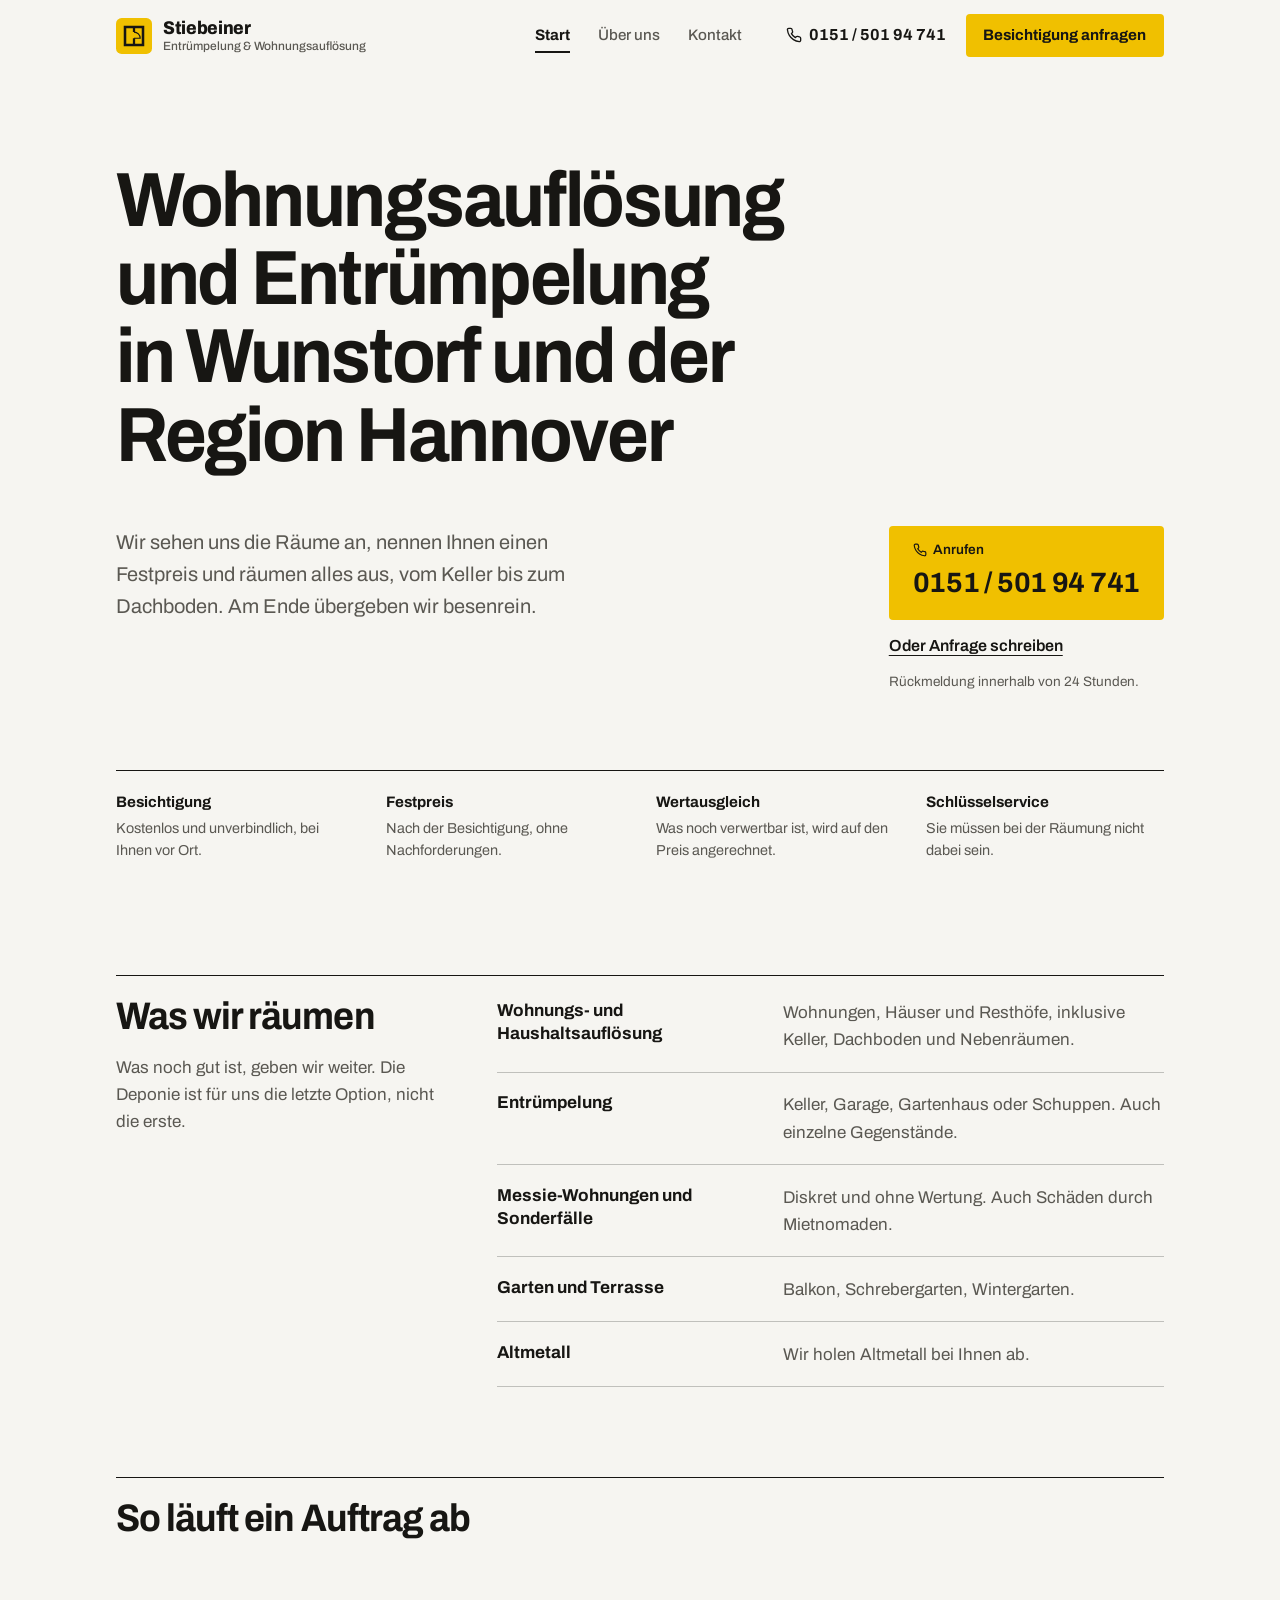
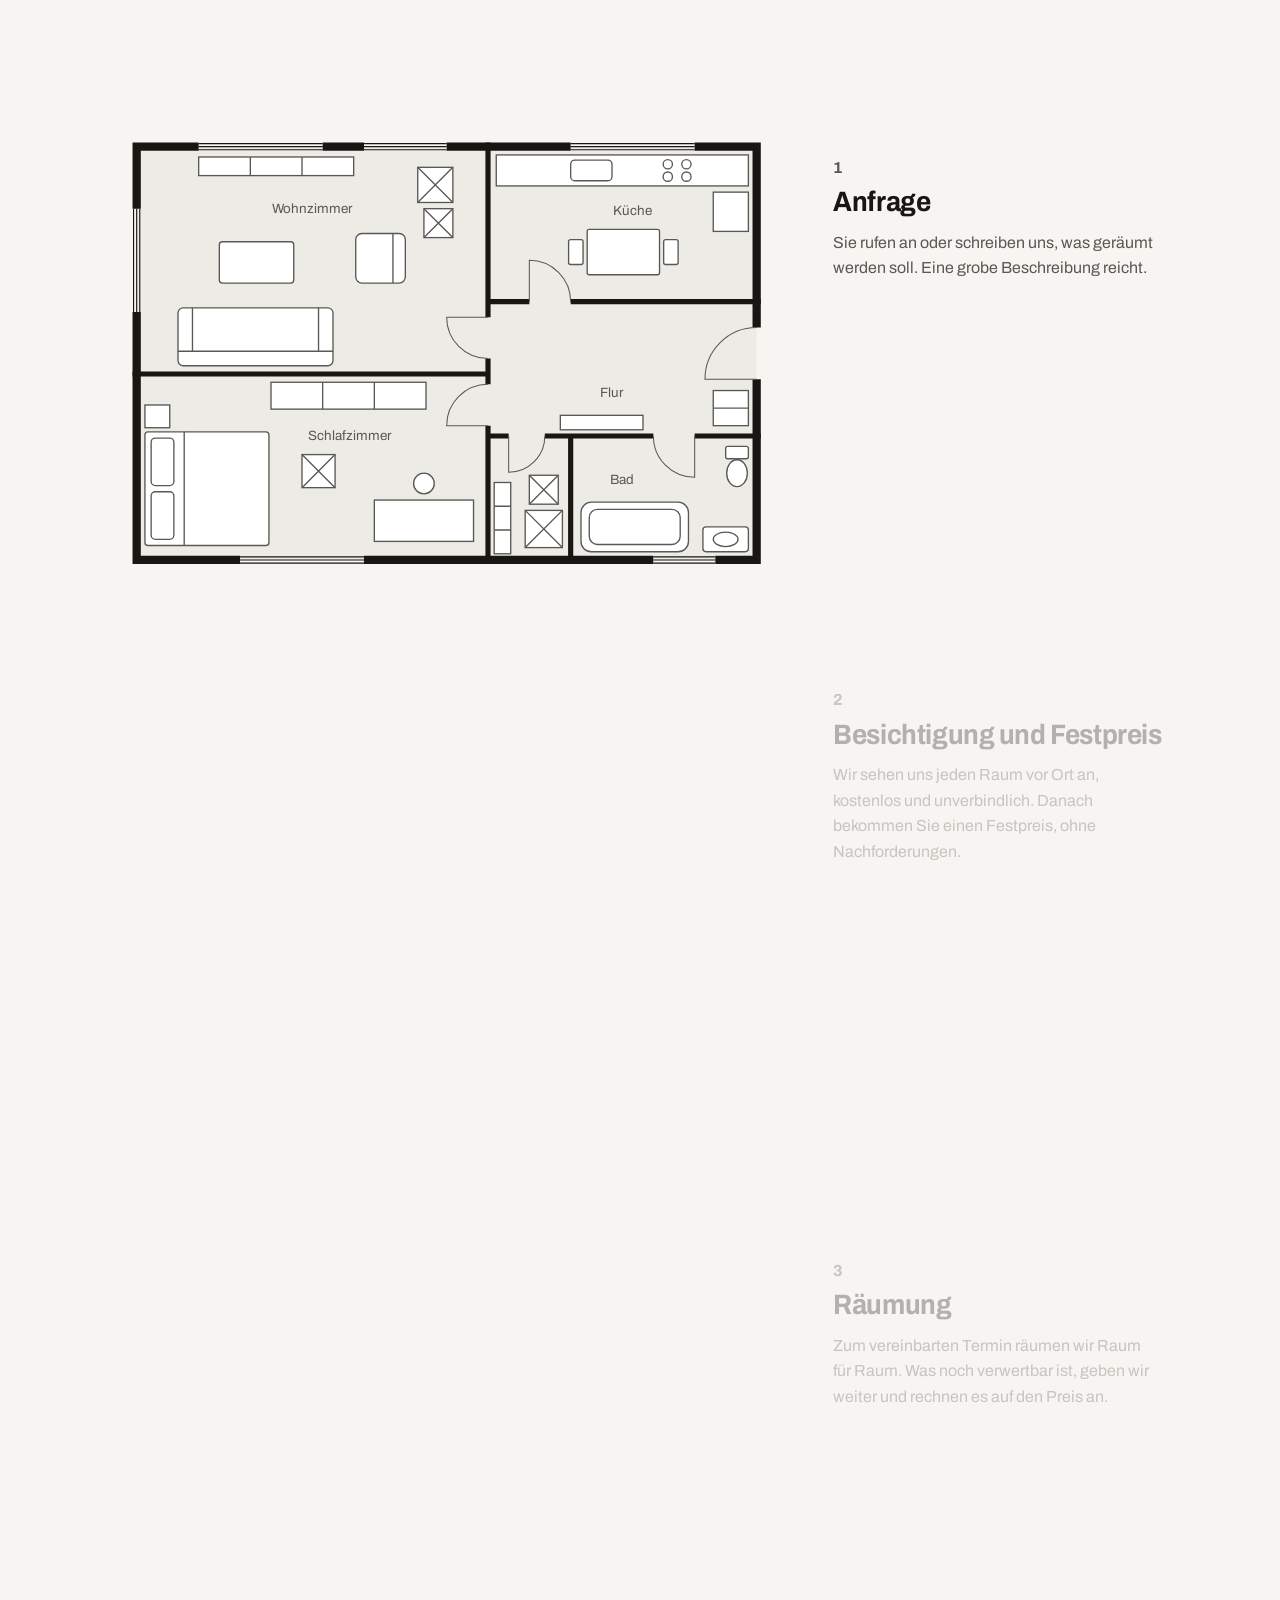
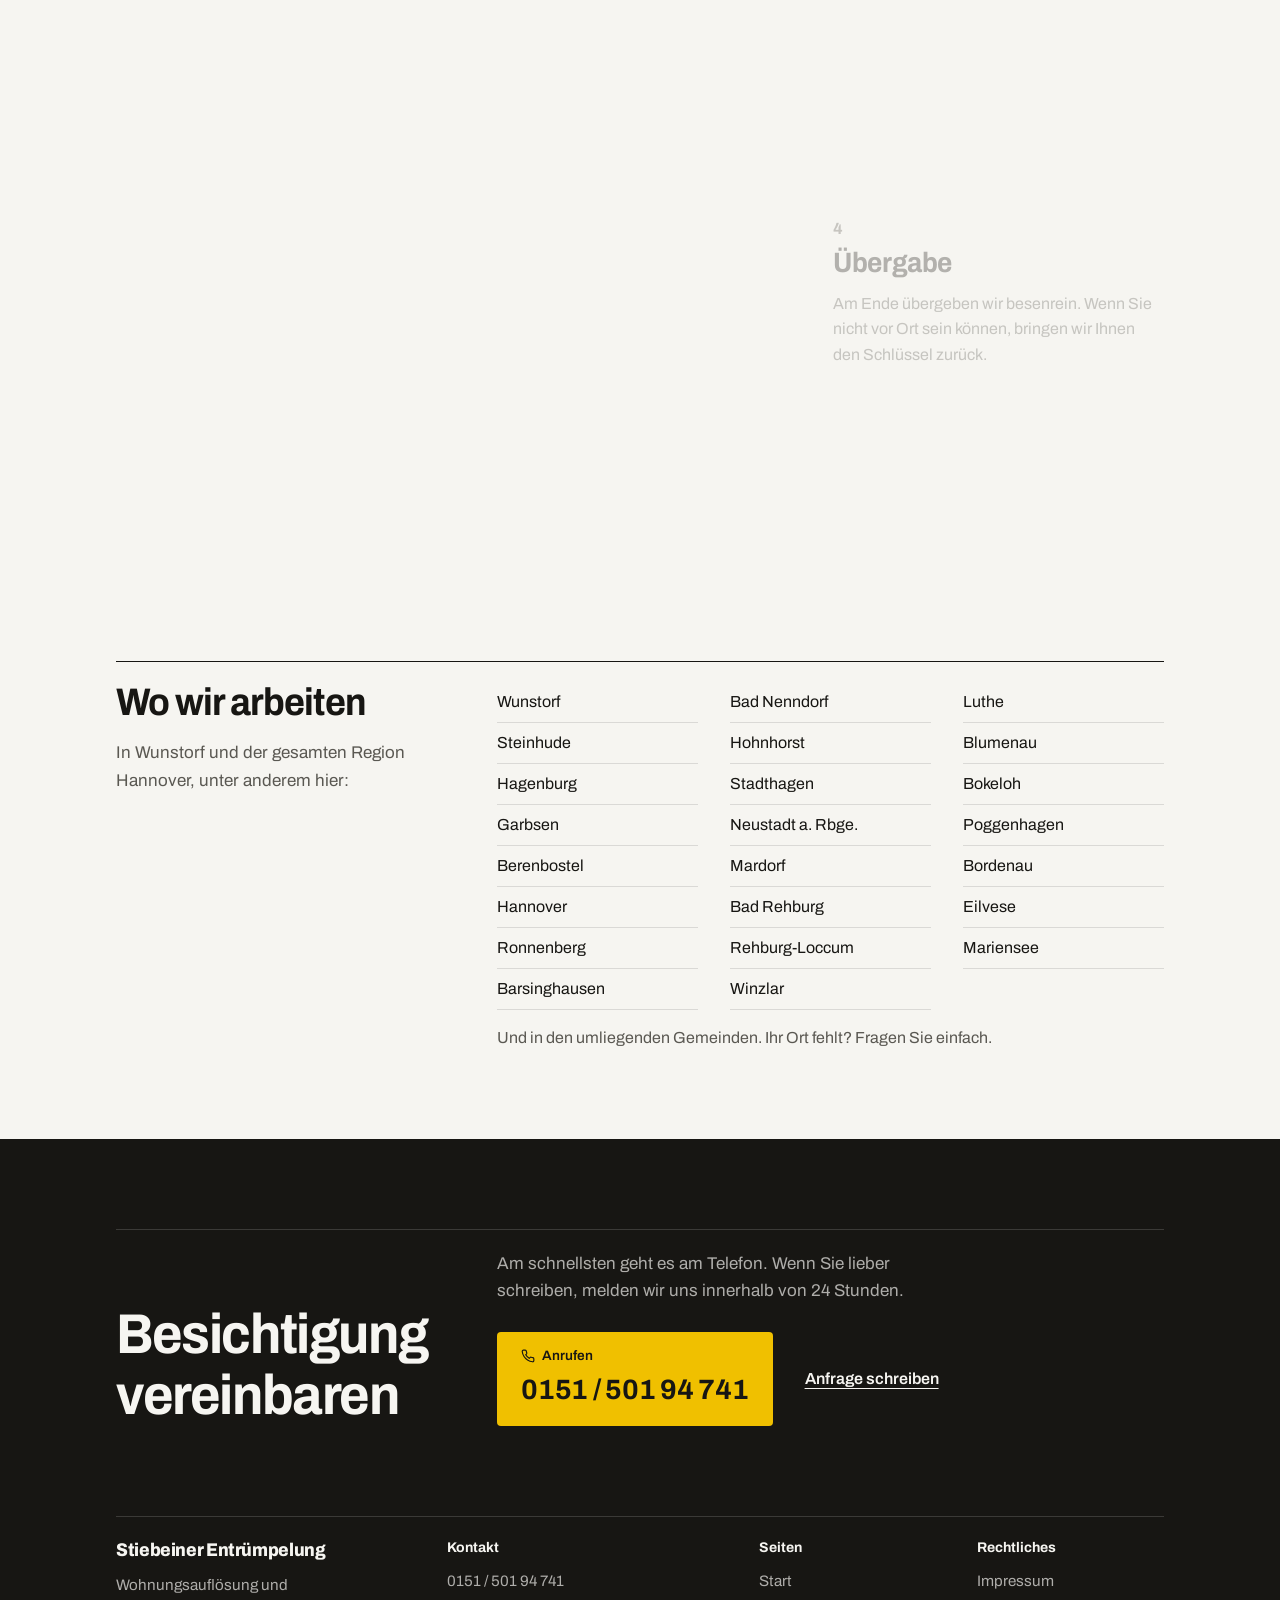
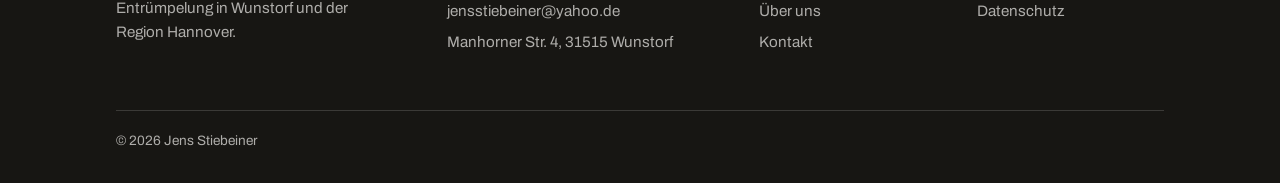
<file: index.html>
<!DOCTYPE html>
<html lang="de">
<head>
  <meta charset="UTF-8" />
  <meta name="viewport" content="width=device-width, initial-scale=1.0" />
  <title>Wohnungsauflösungen Wunstorf — Entrümpelung & Haushaltsauflösung</title>
  <meta name="description" content="Wohnungsauflösung, Haushaltsauflösung und Entrümpelung in Wunstorf und der Region Hannover. Kostenlose Besichtigung, Festpreis, besenreine Übergabe. Tel. 0151 / 501 94 741." />
  <meta property="og:type" content="website" />
  <meta property="og:locale" content="de_DE" />
  <meta property="og:site_name" content="Stiebeiner Entrümpelung" />
  <meta property="og:title" content="Wohnungsauflösungen Wunstorf — Entrümpelung & Haushaltsauflösung" />
  <meta property="og:description" content="Wohnungsauflösung, Haushaltsauflösung und Entrümpelung in Wunstorf und der Region Hannover. Kostenlose Besichtigung, Festpreis, besenreine Übergabe. Tel. 0151 / 501 94 741." />
  <link rel="icon" href="favicon.svg" type="image/svg+xml" />
  <meta name="theme-color" content="#f6f5f1" />
  <link rel="apple-touch-icon" href="apple-touch-icon.png" />
  <meta property="og:image" content="https://sprinter-scroll-animation.vercel.app/og-image.png" />
  <link rel="preload" href="fonts/archivo-latin.woff2" as="font" type="font/woff2" crossorigin />
  <link rel="stylesheet" href="site.css" />
  <style>
    /* ───────────────────────────────────────────────────
       HERO — nur Typografie, kein Bild.
    ─────────────────────────────────────────────────── */
    .hero {
      padding: clamp(2.5rem, 7vw, 6rem) var(--gutter) clamp(1rem, 2vw, 1.5rem);
      max-width: var(--container);
      margin: 0 auto;
    }
    .hero-title {
      font-family: var(--font-display);
      font-size: clamp(2.1rem, 6vw, 5rem);
      font-weight: 700;
      font-stretch: 92%;
      line-height: 1.02;
      letter-spacing: -0.03em;
      max-width: 15ch;
      text-wrap: balance;
    }
    .hero-body {
      display: grid;
      grid-template-columns: minmax(0, 1fr) auto;
      align-items: start;
      gap: 2.5rem 4rem;
      margin-top: clamp(2rem, 4vw, 3.5rem);
    }
    .hero-lead {
      font-size: clamp(1.075rem, 1.6vw, 1.25rem);
      line-height: 1.6;
      color: var(--text-muted);
      max-width: 44ch;
    }
    .hero-contact {
      display: flex;
      flex-direction: column;
      align-items: flex-start;
      gap: 0.9rem;
    }
    .hero-note {
      font-size: 0.85rem;
      color: var(--text-muted);
    }
    @media (max-width: 760px) {
      .hero-body { grid-template-columns: 1fr; }
      .hero-contact { align-items: stretch; }
    }

    /* Fakten als Liste mit Linie, nicht als Karten */
    .hero-facts {
      display: grid;
      grid-template-columns: repeat(4, 1fr);
      gap: 1.5rem 2rem;
      margin-top: clamp(3rem, 6vw, 5rem);
      padding-top: 1.25rem;
      border-top: 1px solid var(--text);
    }
    .hero-facts dt {
      font-size: 0.95rem;
      font-weight: 700;
    }
    .hero-facts dd {
      margin-top: 0.3rem;
      font-size: 0.9rem;
      line-height: 1.5;
      color: var(--text-muted);
    }
    @media (max-width: 860px) {
      .hero-facts { grid-template-columns: repeat(2, 1fr); }
    }
    @media (max-width: 420px) {
      .hero-facts { grid-template-columns: 1fr; }
    }

    /* ───────────────────────────────────────────────────
       ABLAUF — Grundriss, der sich beim Scrollen leert.
       Die Schritte sind normaler Text; der Grundriss
       zeigt nur, was im jeweiligen Schritt passiert.
    ─────────────────────────────────────────────────── */
    .ablauf-head {
      padding-top: 1.25rem;
      border-top: 1px solid var(--text);
    }
    .ablauf-grid {
      display: grid;
      grid-template-columns: minmax(0, 8fr) minmax(0, 4fr);
      gap: 0 3.5rem;
    }
    .ablauf-plan {
      position: sticky;
      top: var(--nav-h);
      height: calc(100vh - var(--nav-h));
      display: flex;
      align-items: center;
      margin: 0;
    }
    .ablauf-plan svg {
      display: block;
      width: 100%;
      max-height: 100%;
    }
    .ablauf-steps { list-style: none; }
    .ablauf-step {
      min-height: 62vh;
      display: flex;
      flex-direction: column;
      justify-content: center;
      padding: 2rem 0;
      transition: opacity 0.3s ease;
    }
    .ablauf.is-enhanced .ablauf-step { opacity: 0.3; }
    .ablauf.is-enhanced .ablauf-step.is-active { opacity: 1; }
    .ablauf-num {
      font-weight: 700;
      color: var(--text-muted);
      font-variant-numeric: tabular-nums;
    }
    .ablauf-step h3 {
      margin-top: 0.4rem;
      font-size: clamp(1.35rem, 2.2vw, 1.75rem);
      font-weight: 700;
      font-stretch: 92%;
      letter-spacing: -0.015em;
      line-height: 1.15;
    }
    .ablauf-step p {
      margin-top: 0.7rem;
      line-height: 1.6;
      color: var(--text-muted);
      max-width: 36ch;
    }
    @media (max-width: 760px) {
      .ablauf-grid { grid-template-columns: 1fr; }
      .ablauf-plan {
        z-index: 2;
        height: auto;
        padding: 0.75rem 0;
        background: var(--bg);
        border-bottom: 1px solid var(--border);
      }
      .ablauf-step { min-height: 55vh; }
      .plan-label { display: none; } /* bei Handybreite unlesbar klein */
    }

    /* Grundriss-Zeichnung */
    .plan-floor { fill: var(--surface); transition: fill 0.6s ease; }
    .plan-wall { fill: none; stroke: var(--text); }
    .plan-wall--outer { stroke-width: 8; }
    .plan-wall--inner { stroke-width: 5; }
    .plan-window { fill: none; stroke: var(--text); stroke-width: 1.1; }
    .plan-door { fill: none; stroke: var(--text-muted); stroke-width: 1; }
    .plan-items {
      fill: var(--surface-2);
      stroke: var(--text-muted);
      stroke-width: 1.3;
      transition: opacity 0.45s ease, transform 0.7s var(--ease-out);
    }
    .plan-label {
      font-family: var(--font-body);
      font-size: 13px;
      fill: var(--text-muted);
    }
    .plan-check {
      fill: var(--surface-2);
      stroke: var(--text);
      stroke-width: 1.5;
      opacity: 0;
      transition: opacity 0.3s ease;
    }
    .plan-price, .plan-final { opacity: 0; transition: opacity 0.4s ease; }
    .plan-price rect { fill: var(--text); }
    .plan-price text {
      font-family: var(--font-body);
      font-size: 15px;
      font-weight: 700;
      fill: var(--text-inv);
    }
    .plan-final-title {
      font-family: var(--font-display);
      font-size: 30px;
      font-weight: 700;
      font-stretch: 92%;
      letter-spacing: -0.02em;
      fill: var(--text);
    }
    .plan-key { fill: none; stroke: var(--text); stroke-width: 2; }
    .plan-final-note {
      font-family: var(--font-body);
      font-size: 15px;
      font-weight: 700;
      fill: var(--text);
    }

    /* Zustände (data-stage setzt ablauf.js) */
    [data-stage="2"] .plan-check {
      opacity: 1;
      transition-delay: calc(var(--i) * 140ms);
    }
    [data-stage="2"] .plan-price { opacity: 1; transition-delay: 0.9s; }
    .plan-room.is-cleared .plan-items {
      opacity: 0;
      transform: translate(var(--dx), var(--dy));
    }
    [data-stage="4"] .plan-floor { fill: var(--surface-2); }
    [data-stage="4"] .plan-final { opacity: 1; transition-delay: 0.3s; }
  </style>
  <script type="application/ld+json">
  {
    "@context": "https://schema.org",
    "@type": "LocalBusiness",
    "name": "Stiebeiner Entrümpelung",
    "description": "Wohnungsauflösung, Haushaltsauflösung und Entrümpelung in Wunstorf und der Region Hannover.",
    "telephone": "+49 151 50194741",
    "address": {
      "@type": "PostalAddress",
      "streetAddress": "Manhorner Str. 4",
      "postalCode": "31515",
      "addressLocality": "Wunstorf",
      "addressCountry": "DE"
    },
    "areaServed": ["Wunstorf", "Steinhude", "Garbsen", "Hannover", "Neustadt am Rübenberge", "Barsinghausen", "Bad Nenndorf", "Stadthagen"]
  }
  </script>
</head>
<body class="page-body">

  <nav class="site-nav" id="siteNav" aria-label="Hauptnavigation">
    <a href="index.html" class="brand" aria-label="Stiebeiner Entrümpelung, zur Startseite">
      <span class="brand-mark"><svg viewBox="0 0 32 32" aria-hidden="true"><rect width="32" height="32" rx="5" fill="#f0c000"/><g fill="none" stroke="#171613"><path d="M8 8H24V24H8Z" stroke-width="2.25"/><path d="M16 8V12.5M16 18V24" stroke-width="2"/><path d="M16 18H21.5A5.5 5.5 0 0 0 16 12.5" stroke-width="1.1"/></g></svg></span>
      <span class="brand-text">
        <span class="brand-name">Stiebeiner</span>
        <span class="brand-sub">Entrümpelung &amp; Wohnungsauflösung</span>
      </span>
    </a>
    <ul class="nav-links">
      <li><a href="index.html" aria-current="page">Start</a></li>
      <li><a href="ueber-uns.html">Über uns</a></li>
      <li><a href="kontakt.html">Kontakt</a></li>
    </ul>
    <div class="nav-actions">
      <a class="nav-phone" href="tel:+4915150194741"><svg viewBox="0 0 24 24" fill="none" stroke="currentColor" stroke-width="2" stroke-linecap="round" stroke-linejoin="round" aria-hidden="true"><path d="M22 16.92v3a2 2 0 0 1-2.18 2 19.79 19.79 0 0 1-8.63-3.07 19.5 19.5 0 0 1-6-6 19.79 19.79 0 0 1-3.07-8.67A2 2 0 0 1 4.11 2h3a2 2 0 0 1 2 1.72c.13.96.36 1.9.7 2.81a2 2 0 0 1-.45 2.11L8.09 9.91a16 16 0 0 0 6 6l1.27-1.27a2 2 0 0 1 2.11-.45c.91.34 1.85.57 2.81.7A2 2 0 0 1 22 16.92z"/></svg>0151 / 501 94 741</a>
      <a class="nav-cta" href="kontakt.html">Besichtigung anfragen</a>
      <a class="nav-call" href="tel:+4915150194741" aria-label="Anrufen: 0151 / 501 94 741"><svg viewBox="0 0 24 24" fill="none" stroke="currentColor" stroke-width="2" stroke-linecap="round" stroke-linejoin="round" aria-hidden="true"><path d="M22 16.92v3a2 2 0 0 1-2.18 2 19.79 19.79 0 0 1-8.63-3.07 19.5 19.5 0 0 1-6-6 19.79 19.79 0 0 1-3.07-8.67A2 2 0 0 1 4.11 2h3a2 2 0 0 1 2 1.72c.13.96.36 1.9.7 2.81a2 2 0 0 1-.45 2.11L8.09 9.91a16 16 0 0 0 6 6l1.27-1.27a2 2 0 0 1 2.11-.45c.91.34 1.85.57 2.81.7A2 2 0 0 1 22 16.92z"/></svg></a>
      <button class="nav-hamburger" id="navHamburger" aria-label="Menü öffnen" aria-expanded="false" aria-controls="navDrawer">
        <span></span><span></span><span></span>
      </button>
    </div>
  </nav>

  <div class="nav-drawer" id="navDrawer">
    <ul>
      <li><a href="index.html" aria-current="page">Start</a></li>
      <li><a href="ueber-uns.html">Über uns</a></li>
      <li><a href="kontakt.html">Kontakt</a></li>
    </ul>
    <div class="drawer-actions">
      <a class="drawer-call" href="tel:+4915150194741">Anrufen: 0151 / 501 94 741</a>
      <a class="drawer-cta" href="kontakt.html">Besichtigung anfragen</a>
    </div>
  </div>

  <main>

  <section class="hero" aria-labelledby="heroTitle">
    <h1 class="hero-title" id="heroTitle">Wohnungsauflösung und Entrümpelung in Wunstorf und der Region Hannover</h1>

    <div class="hero-body">
      <p class="hero-lead">
        Wir sehen uns die Räume an, nennen Ihnen einen Festpreis und räumen alles aus,
        vom Keller bis zum Dachboden. Am Ende übergeben wir besenrein.
      </p>
      <div class="hero-contact">
        <a class="call-btn" href="tel:+4915150194741">
          <span class="call-btn-label"><svg viewBox="0 0 24 24" fill="none" stroke="currentColor" stroke-width="2" stroke-linecap="round" stroke-linejoin="round" aria-hidden="true"><path d="M22 16.92v3a2 2 0 0 1-2.18 2 19.79 19.79 0 0 1-8.63-3.07 19.5 19.5 0 0 1-6-6 19.79 19.79 0 0 1-3.07-8.67A2 2 0 0 1 4.11 2h3a2 2 0 0 1 2 1.72c.13.96.36 1.9.7 2.81a2 2 0 0 1-.45 2.11L8.09 9.91a16 16 0 0 0 6 6l1.27-1.27a2 2 0 0 1 2.11-.45c.91.34 1.85.57 2.81.7A2 2 0 0 1 22 16.92z"/></svg>Anrufen</span>
          <span class="call-btn-number">0151 / 501 94 741</span>
        </a>
        <a class="text-link" href="kontakt.html">Oder Anfrage schreiben</a>
        <p class="hero-note">Rückmeldung innerhalb von 24 Stunden.</p>
      </div>
    </div>

    <dl class="hero-facts">
      <div>
        <dt>Besichtigung</dt>
        <dd>Kostenlos und unverbindlich, bei Ihnen vor Ort.</dd>
      </div>
      <div>
        <dt>Festpreis</dt>
        <dd>Nach der Besichtigung, ohne Nachforderungen.</dd>
      </div>
      <div>
        <dt>Wertausgleich</dt>
        <dd>Was noch verwertbar ist, wird auf den Preis angerechnet.</dd>
      </div>
      <div>
        <dt>Schlüsselservice</dt>
        <dd>Sie müssen bei der Räumung nicht dabei sein.</dd>
      </div>
    </dl>
  </section>

  <section class="block" aria-labelledby="leistungenTitle">
    <div class="block-grid">
      <div>
        <h2 class="block-title" id="leistungenTitle">Was wir räumen</h2>
        <p class="block-intro">Was noch gut ist, geben wir weiter. Die Deponie ist für uns die letzte Option, nicht die erste.</p>
      </div>
      <ul class="rows">
        <li>
          <span class="rows-term">Wohnungs- und Haushaltsauflösung</span>
          <span class="rows-desc">Wohnungen, Häuser und Resthöfe, inklusive Keller, Dachboden und Nebenräumen.</span>
        </li>
        <li>
          <span class="rows-term">Entrümpelung</span>
          <span class="rows-desc">Keller, Garage, Gartenhaus oder Schuppen. Auch einzelne Gegenstände.</span>
        </li>
        <li>
          <span class="rows-term">Messie-Wohnungen und Sonderfälle</span>
          <span class="rows-desc">Diskret und ohne Wertung. Auch Schäden durch Mietnomaden.</span>
        </li>
        <li>
          <span class="rows-term">Garten und Terrasse</span>
          <span class="rows-desc">Balkon, Schrebergarten, Wintergarten.</span>
        </li>
        <li>
          <span class="rows-term">Altmetall</span>
          <span class="rows-desc">Wir holen Altmetall bei Ihnen ab.</span>
        </li>
      </ul>
    </div>
  </section>

  <section class="block ablauf" id="ablauf" aria-labelledby="ablaufTitle">
    <div class="ablauf-head">
      <h2 class="block-title" id="ablaufTitle">So läuft ein Auftrag ab</h2>
    </div>
    <div class="ablauf-grid">
      <figure class="ablauf-plan" data-stage="1">
    <svg viewBox="0 0 640 440" role="img" aria-labelledby="planTitle">
      <title id="planTitle">Grundriss einer Wohnung, die Raum für Raum geräumt und besenrein übergeben wird</title>
      <rect class="plan-floor" data-floor="wohnen" x="20" y="20" width="340" height="220"/>
      <rect class="plan-floor" data-floor="schlafen" x="20" y="240" width="340" height="180"/>
      <rect class="plan-floor" data-floor="kueche" x="360" y="20" width="260" height="150"/>
      <rect class="plan-floor" data-floor="bad" x="440" y="300" width="180" height="120"/>
      <rect class="plan-floor" data-floor="kammer" x="360" y="300" width="80" height="120"/>
      <rect class="plan-floor" data-floor="flur" x="360" y="170" width="260" height="130"/>
      <g class="plan-room" data-room="wohnen" data-clear-order="1">
        <g class="plan-items" style="--dx:24px;--dy:0px">
        <rect x="80" y="30" width="150" height="18"/><path d="M130 30 V48 M180 30 V48"/>
        <rect x="100" y="112" width="72" height="40" rx="3"/>
        <rect x="232" y="104" width="48" height="48" rx="6"/><path d="M268 104 V152"/>
        <rect x="60" y="176" width="150" height="56" rx="5"/><path d="M60 218 H210 M74 176 V218 M196 176 V218"/>
        <rect x="292" y="40" width="34" height="34"/><path d="M292 40 L326 74 M326 40 L292 74"/><rect x="298" y="80" width="28" height="28"/><path d="M298 80 L326 108 M326 80 L298 108"/>
        </g>
      </g>
      <g class="plan-room" data-room="schlafen" data-clear-order="2">
        <g class="plan-items" style="--dx:24px;--dy:0px">
        <rect x="28" y="296" width="120" height="110" rx="3"/>
        <rect x="34" y="302" width="22" height="46" rx="4"/><rect x="34" y="354" width="22" height="46" rx="4"/><path d="M66 296 V406"/>
        <rect x="28" y="270" width="24" height="22"/>
        <rect x="150" y="248" width="150" height="26"/><path d="M200 248 V274 M250 248 V274"/>
        <rect x="250" y="362" width="96" height="40"/><circle cx="298" cy="346" r="10"/>
        <rect x="180" y="318" width="32" height="32"/><path d="M180 318 L212 350 M212 318 L180 350"/>
        </g>
      </g>
      <g class="plan-room" data-room="kueche" data-clear-order="3">
        <g class="plan-items" style="--dx:0px;--dy:16px">
        <rect x="368" y="28" width="244" height="30"/><rect x="440" y="33" width="40" height="20" rx="4"/>
        <circle cx="534" cy="37" r="4.5"/><circle cx="552" cy="37" r="4.5"/><circle cx="534" cy="49" r="4.5"/><circle cx="552" cy="49" r="4.5"/>
        <rect x="578" y="64" width="34" height="38"/>
        <rect x="456" y="100" width="70" height="44" rx="2"/><rect x="438" y="110" width="14" height="24" rx="2"/><rect x="530" y="110" width="14" height="24" rx="2"/>
        </g>
      </g>
      <g class="plan-room" data-room="bad" data-clear-order="4">
        <g class="plan-items" style="--dx:0px;--dy:-16px">
        <rect x="450" y="364" width="104" height="48" rx="10"/><rect x="458" y="371" width="88" height="34" rx="8"/>
        <rect x="590" y="310" width="22" height="12" rx="2"/><ellipse cx="601" cy="336" rx="10" ry="13"/>
        <rect x="568" y="388" width="44" height="24" rx="3"/><ellipse cx="590" cy="400" rx="12" ry="7"/>
        </g>
      </g>
      <g class="plan-room" data-room="kammer" data-clear-order="5">
        <g class="plan-items" style="--dx:0px;--dy:-16px">
        <rect x="366" y="345" width="16" height="69"/><path d="M366 368 H382 M366 391 H382"/>
        <rect x="400" y="338" width="28" height="28"/><path d="M400 338 L428 366 M428 338 L400 366"/><rect x="396" y="372" width="36" height="36"/><path d="M396 372 L432 408 M432 372 L396 408"/>
        </g>
      </g>
      <g class="plan-room" data-room="flur" data-clear-order="6">
        <g class="plan-items" style="--dx:24px;--dy:0px">
        <rect x="430" y="280" width="80" height="14"/>
        <rect x="578" y="256" width="34" height="34"/><path d="M578 273 H612"/>
        </g>
      </g>
      <path class="plan-wall plan-wall--outer" d="M16 20 H80 M200 20 H240 M320 20 H440 M560 20 H624 M620 16 V195 M620 245 V424 M16 420 H120 M240 420 H520 M580 420 H624 M20 16 V80 M20 180 V424"/>
      <path class="plan-wall plan-wall--inner" d="M360 16 V185 M360 225 V250 M360 290 V424 M16 240 H362.5 M357.5 170 H400 M440 170 H624 M357.5 300 H380 M415 300 H520 M560 300 H624 M440 297.5 V424"/>
      <path class="plan-window" d="M80 17 H200 M80 20 H200 M80 23 H200 M240 17 H320 M240 20 H320 M240 23 H320 M440 17 H560 M440 20 H560 M440 23 H560 M120 417 H240 M120 420 H240 M120 423 H240 M520 417 H580 M520 420 H580 M520 423 H580 M17 80 V180 M20 80 V180 M23 80 V180"/>
      <path class="plan-door" d="M360 185 L320 185 A40 40 0 0 0 360 225 M360 290 L320 290 A40 40 0 0 1 360 250 M400 170 L400 130 A40 40 0 0 1 440 170 M380 300 L380 335 A35 35 0 0 0 415 300 M560 300 L560 340 A40 40 0 0 1 520 300 M620 245 L570 245 A50 50 0 0 1 620 195"/>
      <text class="plan-label" x="190" y="84" text-anchor="middle">Wohnzimmer</text>
      <text class="plan-label" x="226" y="304" text-anchor="middle">Schlafzimmer</text>
      <text class="plan-label" x="500" y="86" text-anchor="middle">Küche</text>
      <text class="plan-label" x="490" y="346" text-anchor="middle">Bad</text>
      <text class="plan-label" x="480" y="262" text-anchor="middle">Flur</text>
      <g class="plan-check" style="--i:0" transform="translate(36 36)"><circle r="7"/><path d="M-3.5 0 L-1 2.5 L3.5 -2.5"/></g>
      <g class="plan-check" style="--i:1" transform="translate(36 258)"><circle r="7"/><path d="M-3.5 0 L-1 2.5 L3.5 -2.5"/></g>
      <g class="plan-check" style="--i:2" transform="translate(376 72)"><circle r="7"/><path d="M-3.5 0 L-1 2.5 L3.5 -2.5"/></g>
      <g class="plan-check" style="--i:3" transform="translate(456 316)"><circle r="7"/><path d="M-3.5 0 L-1 2.5 L3.5 -2.5"/></g>
      <g class="plan-check" style="--i:4" transform="translate(373 318)"><circle r="7"/><path d="M-3.5 0 L-1 2.5 L3.5 -2.5"/></g>
      <g class="plan-check" style="--i:5" transform="translate(376 186)"><circle r="7"/><path d="M-3.5 0 L-1 2.5 L3.5 -2.5"/></g>
      <g class="plan-price">
        <rect x="442" y="179" width="116" height="30" rx="3"/>
        <text x="500" y="199" text-anchor="middle">Festpreis</text>
      </g>
      <g class="plan-final">
        <text class="plan-final-title" x="190" y="140" text-anchor="middle">Besenrein</text>
        <g class="plan-key" transform="translate(440 194)"><circle r="6"/><path d="M6 0 H24 M18 0 V5 M22 0 V4"/></g>
        <text class="plan-final-note" x="470" y="199">Schlüssel zurück</text>
      </g>
    </svg>
      </figure>
      <ol class="ablauf-steps">
        <li class="ablauf-step">
          <span class="ablauf-num">1</span>
          <h3>Anfrage</h3>
          <p>Sie rufen an oder schreiben uns, was geräumt werden soll. Eine grobe Beschreibung reicht.</p>
        </li>
        <li class="ablauf-step">
          <span class="ablauf-num">2</span>
          <h3>Besichtigung und Festpreis</h3>
          <p>Wir sehen uns jeden Raum vor Ort an, kostenlos und unverbindlich. Danach bekommen Sie einen Festpreis, ohne Nachforderungen.</p>
        </li>
        <li class="ablauf-step">
          <span class="ablauf-num">3</span>
          <h3>Räumung</h3>
          <p>Zum vereinbarten Termin räumen wir Raum für Raum. Was noch verwertbar ist, geben wir weiter und rechnen es auf den Preis an.</p>
        </li>
        <li class="ablauf-step">
          <span class="ablauf-num">4</span>
          <h3>Übergabe</h3>
          <p>Am Ende übergeben wir besenrein. Wenn Sie nicht vor Ort sein können, bringen wir Ihnen den Schlüssel zurück.</p>
        </li>
      </ol>
    </div>
  </section>

  <section class="block" aria-labelledby="gebietTitle">
    <div class="block-grid">
      <div>
        <h2 class="block-title" id="gebietTitle">Wo wir arbeiten</h2>
        <p class="block-intro">In Wunstorf und der gesamten Region Hannover, unter anderem hier:</p>
      </div>
      <div>
        <ul class="places">
          <li>Wunstorf</li>
          <li>Steinhude</li>
          <li>Hagenburg</li>
          <li>Garbsen</li>
          <li>Berenbostel</li>
          <li>Hannover</li>
          <li>Ronnenberg</li>
          <li>Barsinghausen</li>
          <li>Bad Nenndorf</li>
          <li>Hohnhorst</li>
          <li>Stadthagen</li>
          <li>Neustadt a. Rbge.</li>
          <li>Mardorf</li>
          <li>Bad Rehburg</li>
          <li>Rehburg-Loccum</li>
          <li>Winzlar</li>
          <li>Luthe</li>
          <li>Blumenau</li>
          <li>Bokeloh</li>
          <li>Poggenhagen</li>
          <li>Bordenau</li>
          <li>Eilvese</li>
          <li>Mariensee</li>
        </ul>
        <p class="places-note">Und in den umliegenden Gemeinden. Ihr Ort fehlt? Fragen Sie einfach.</p>
      </div>
    </div>
  </section>

  <section class="closing" aria-labelledby="closingTitle">
    <div class="block">
      <div class="block-grid">
        <h2 class="block-title" id="closingTitle">Besichtigung vereinbaren</h2>
        <div>
          <p class="closing-text">Am schnellsten geht es am Telefon. Wenn Sie lieber schreiben, melden wir uns innerhalb von 24 Stunden.</p>
          <div class="closing-actions">
            <a class="call-btn" href="tel:+4915150194741">
              <span class="call-btn-label"><svg viewBox="0 0 24 24" fill="none" stroke="currentColor" stroke-width="2" stroke-linecap="round" stroke-linejoin="round" aria-hidden="true"><path d="M22 16.92v3a2 2 0 0 1-2.18 2 19.79 19.79 0 0 1-8.63-3.07 19.5 19.5 0 0 1-6-6 19.79 19.79 0 0 1-3.07-8.67A2 2 0 0 1 4.11 2h3a2 2 0 0 1 2 1.72c.13.96.36 1.9.7 2.81a2 2 0 0 1-.45 2.11L8.09 9.91a16 16 0 0 0 6 6l1.27-1.27a2 2 0 0 1 2.11-.45c.91.34 1.85.57 2.81.7A2 2 0 0 1 22 16.92z"/></svg>Anrufen</span>
              <span class="call-btn-number">0151 / 501 94 741</span>
            </a>
            <a class="text-link" href="kontakt.html">Anfrage schreiben</a>
          </div>
        </div>
      </div>
    </div>
  </section>

  </main>

  <footer class="site-footer">
    <div class="footer-inner">
      <div class="footer-grid">
        <div>
          <p class="footer-name">Stiebeiner Entrümpelung</p>
          <p class="footer-text">Wohnungsauflösung und Entrümpelung in Wunstorf und der Region Hannover.</p>
        </div>
        <div>
          <p class="footer-head">Kontakt</p>
          <ul class="footer-list">
            <li><a href="tel:+4915150194741">0151 / 501 94 741</a></li>
            <li><a href="mailto:jensstiebeiner@yahoo.de">jensstiebeiner@yahoo.de</a></li>
            <li>Manhorner Str. 4, 31515 Wunstorf</li>
          </ul>
        </div>
        <div>
          <p class="footer-head">Seiten</p>
          <ul class="footer-list">
            <li><a href="index.html">Start</a></li>
            <li><a href="ueber-uns.html">Über uns</a></li>
            <li><a href="kontakt.html">Kontakt</a></li>
          </ul>
        </div>
        <div>
          <p class="footer-head">Rechtliches</p>
          <ul class="footer-list">
            <li><a href="impressum.html">Impressum</a></li>
            <li><a href="datenschutz.html">Datenschutz</a></li>
          </ul>
        </div>
      </div>
      <p class="footer-bottom">&copy; 2026 Jens Stiebeiner</p>
    </div>
  </footer>

  <script src="ablauf.js" defer></script>
  <script src="site.js" defer></script>
</body>
</html>
</file>
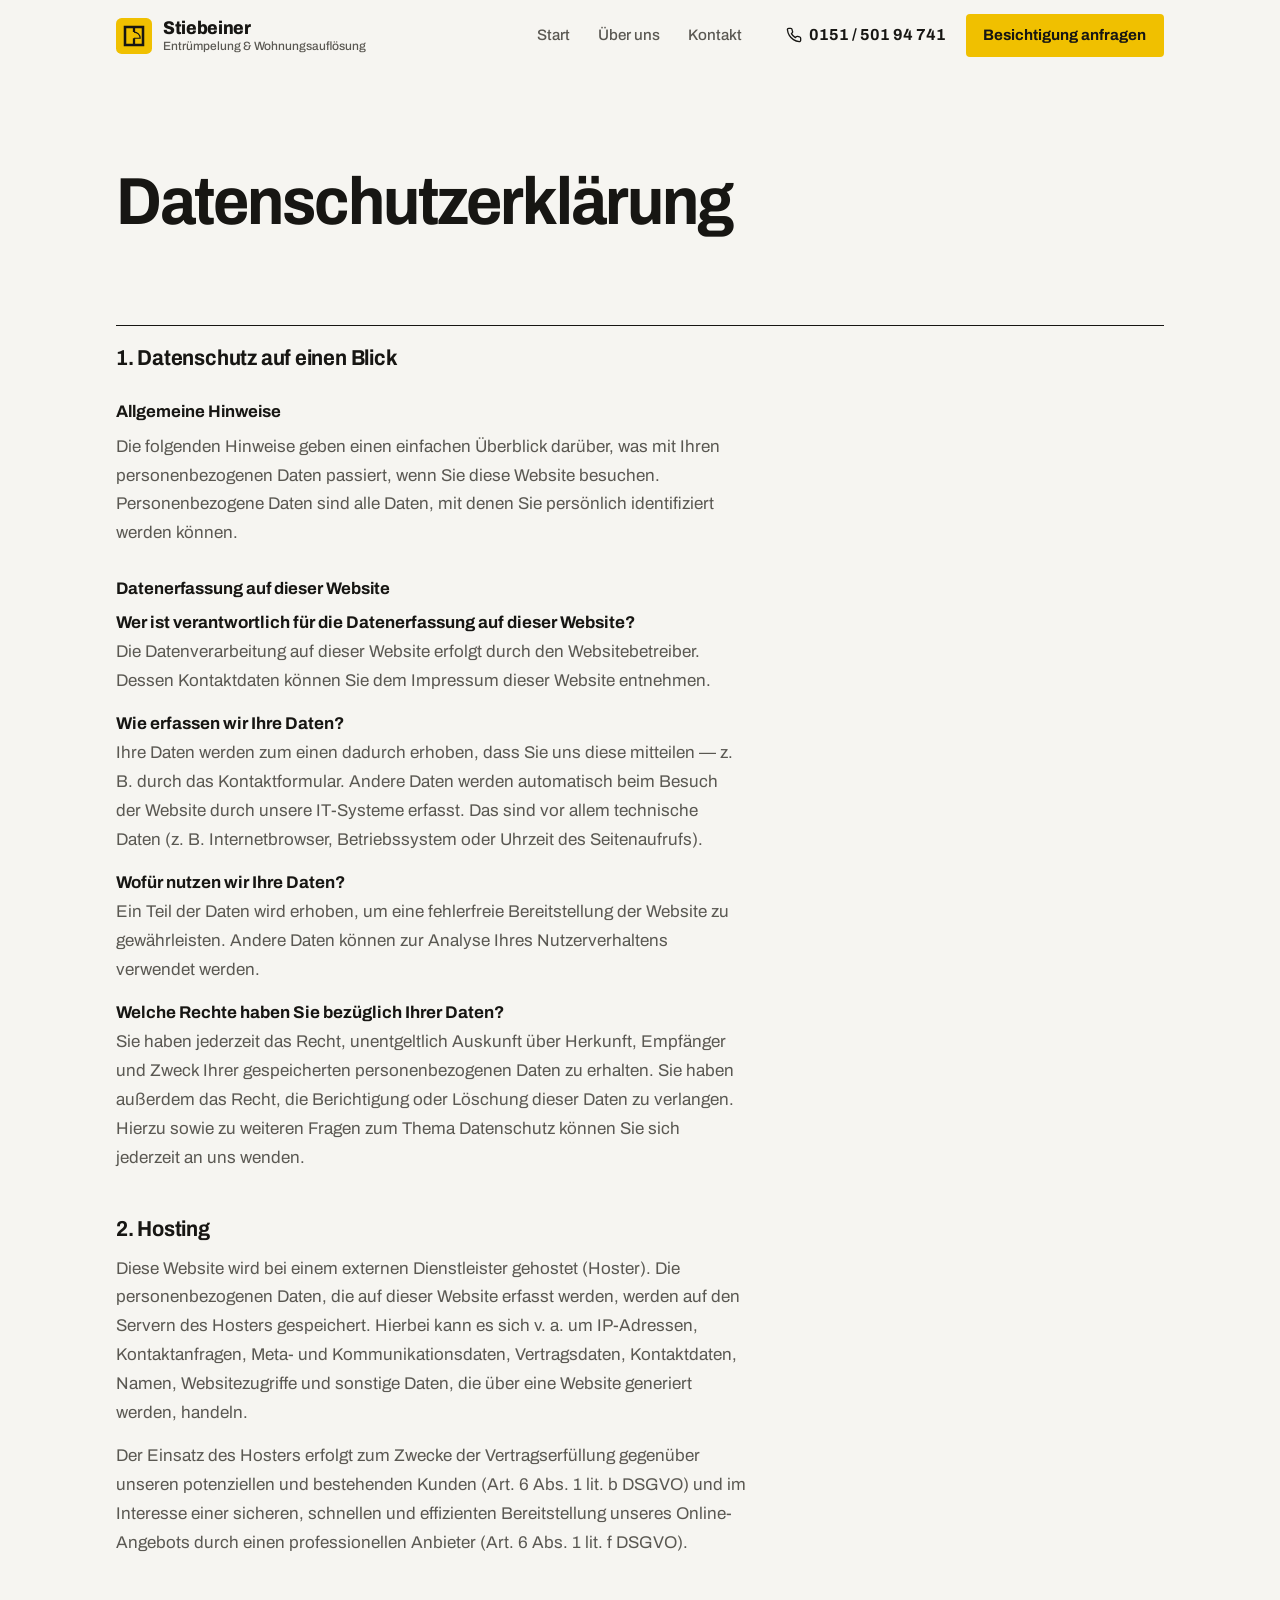
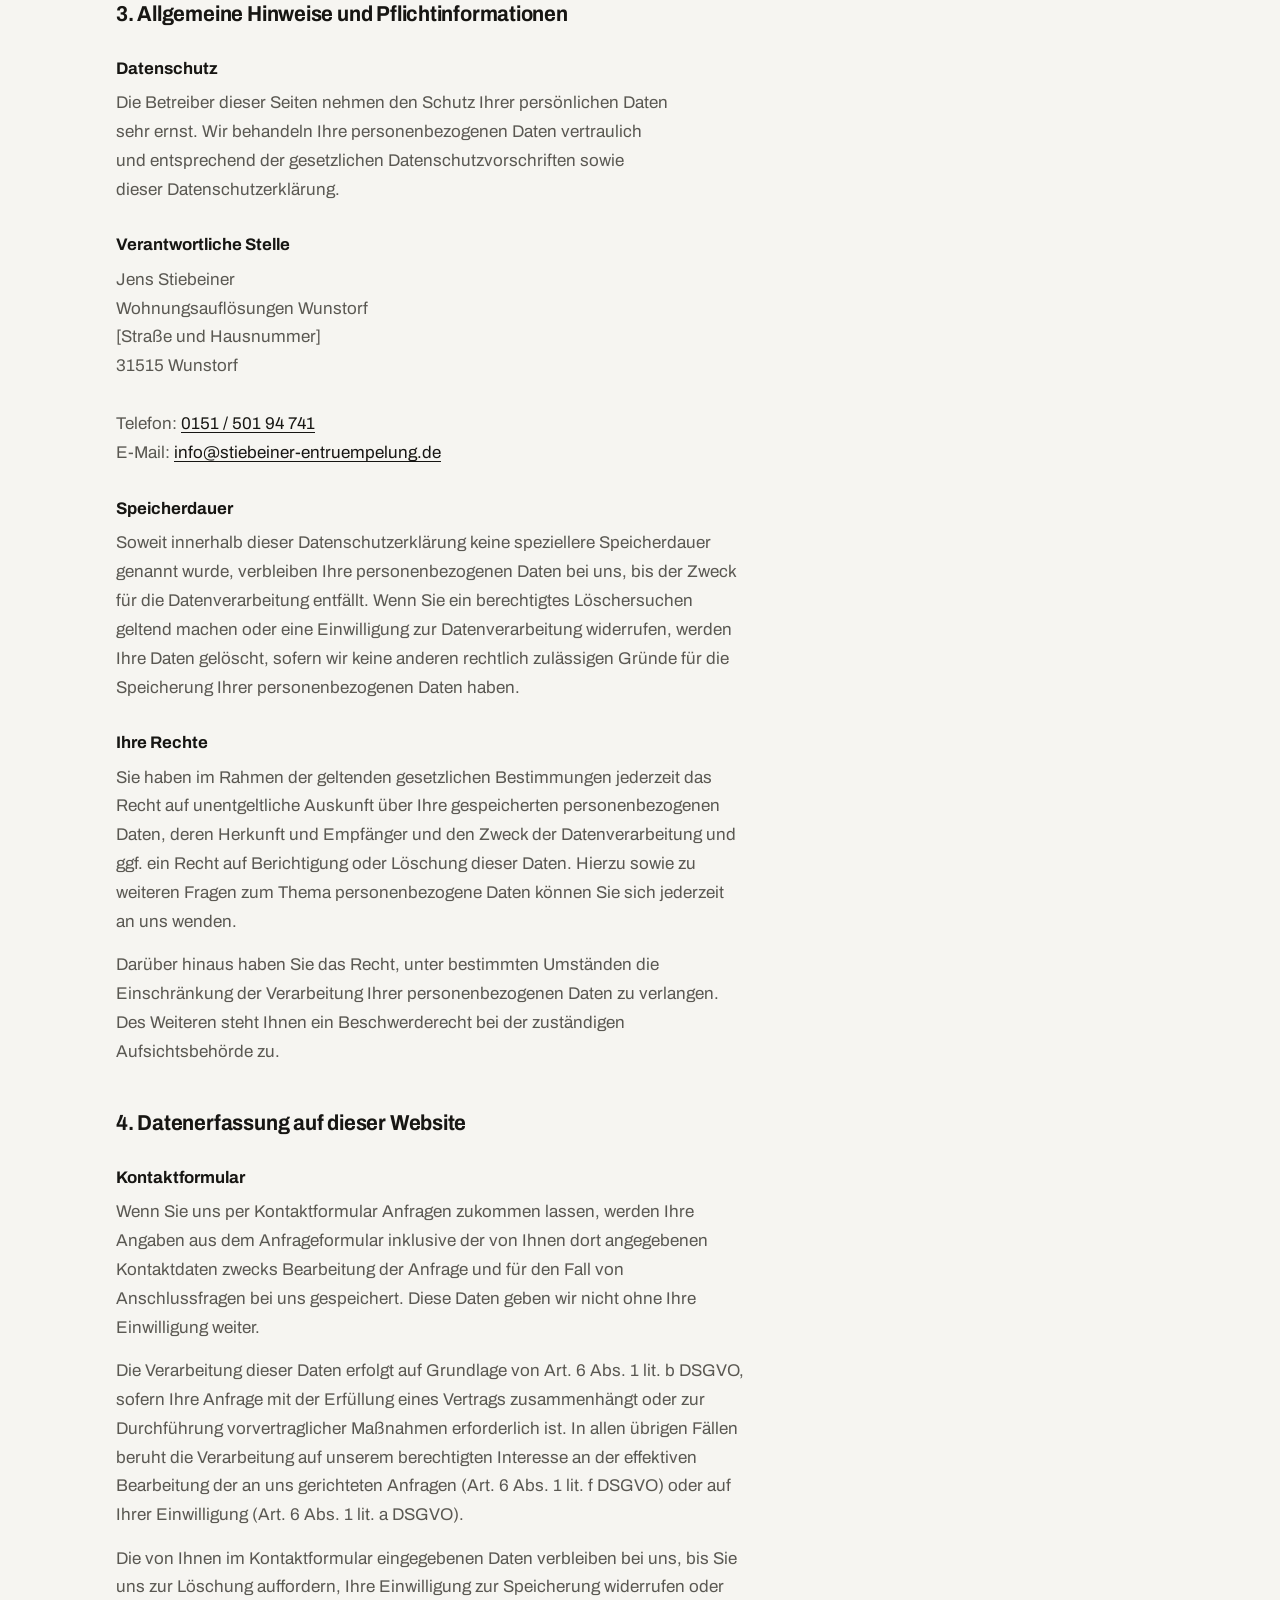
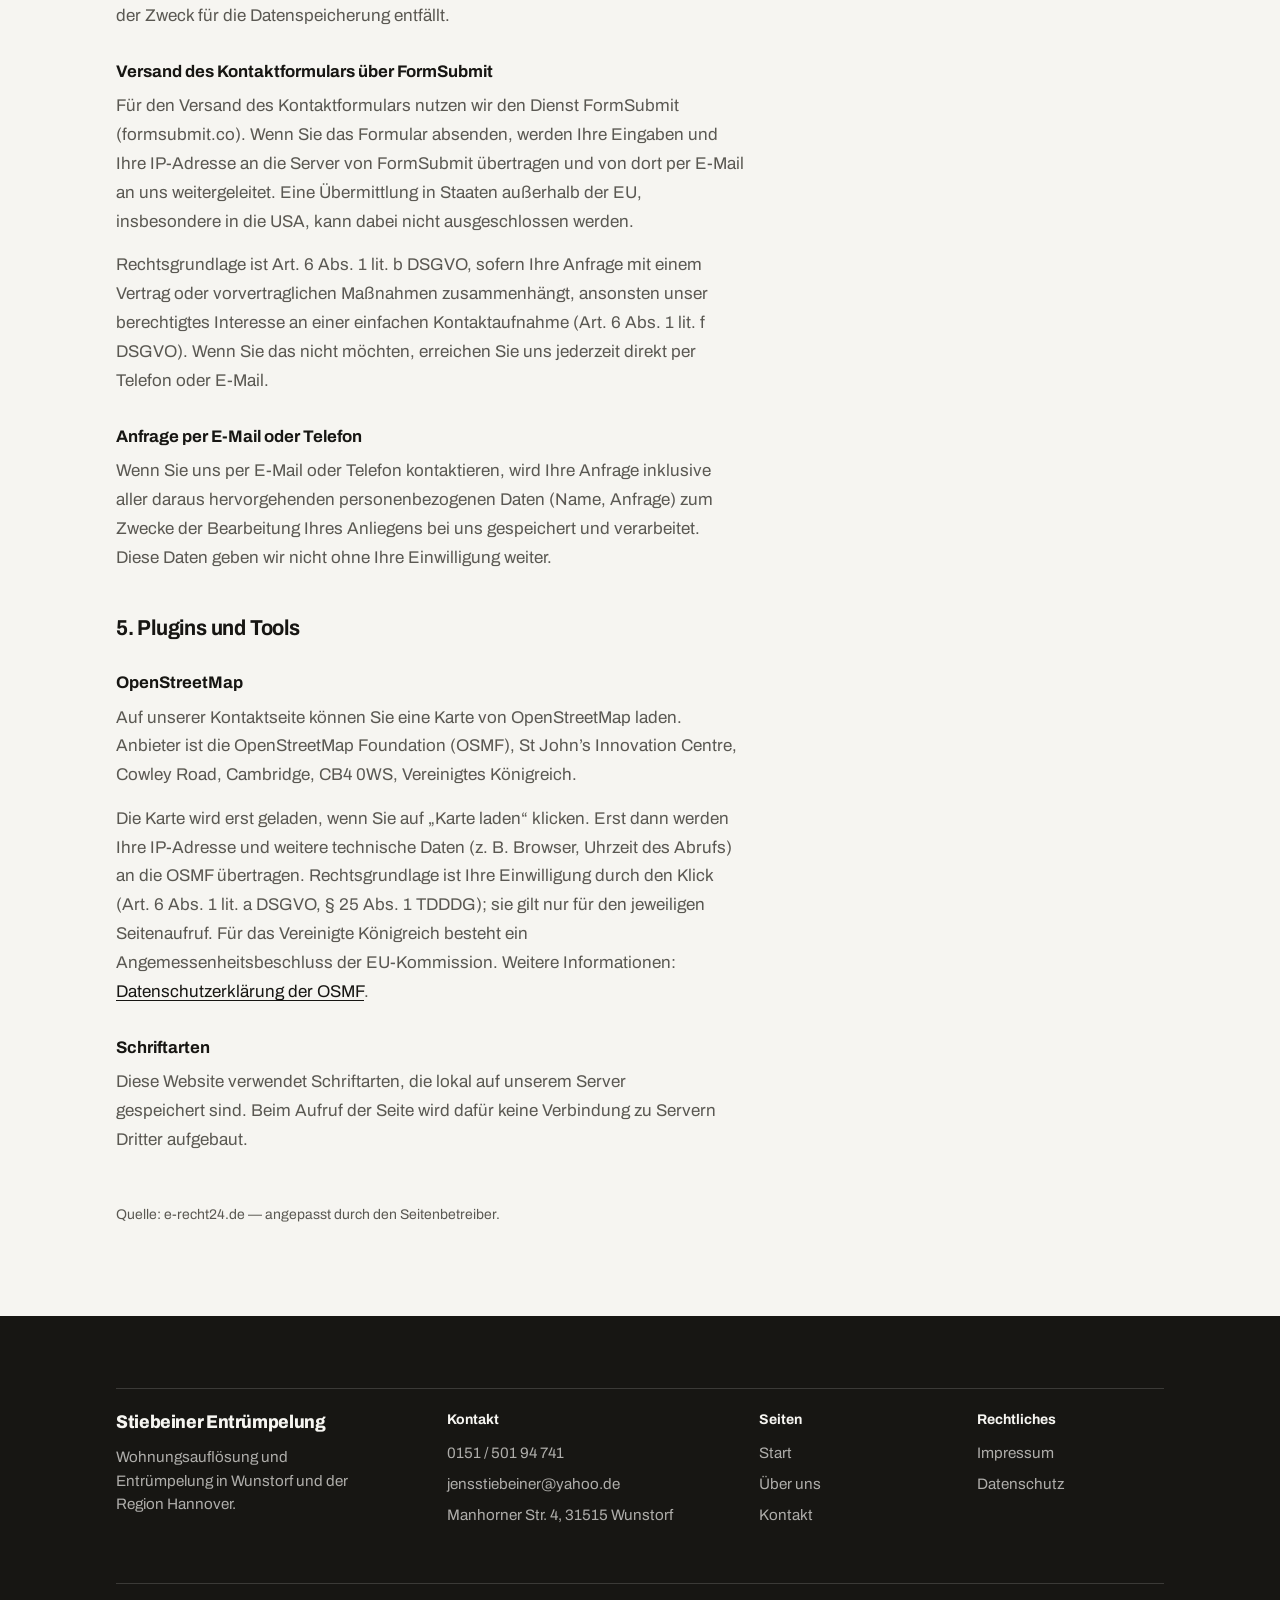
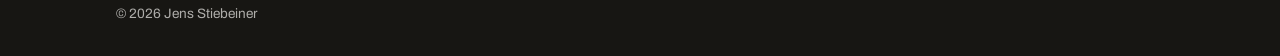
<file: datenschutz.html>
<!DOCTYPE html>
<html lang="de">
<head>
  <meta charset="UTF-8" />
  <meta name="viewport" content="width=device-width, initial-scale=1.0" />
  <title>Datenschutz — Stiebeiner Entrümpelung</title>
  <meta name="description" content="Datenschutzerklärung von Jens Stiebeiner, Wohnungsauflösungen Wunstorf." />
  <meta name="robots" content="noindex" />
  <link rel="icon" href="favicon.svg" type="image/svg+xml" />
  <meta name="theme-color" content="#f6f5f1" />
  <link rel="apple-touch-icon" href="apple-touch-icon.png" />
  <link rel="preload" href="fonts/archivo-latin.woff2" as="font" type="font/woff2" crossorigin />
  <link rel="stylesheet" href="site.css" />
</head>
<body class="page-body">

  <nav class="site-nav" id="siteNav" aria-label="Hauptnavigation">
    <a href="index.html" class="brand" aria-label="Stiebeiner Entrümpelung, zur Startseite">
      <span class="brand-mark"><svg viewBox="0 0 32 32" aria-hidden="true"><rect width="32" height="32" rx="5" fill="#f0c000"/><g fill="none" stroke="#171613"><path d="M8 8H24V24H8Z" stroke-width="2.25"/><path d="M16 8V12.5M16 18V24" stroke-width="2"/><path d="M16 18H21.5A5.5 5.5 0 0 0 16 12.5" stroke-width="1.1"/></g></svg></span>
      <span class="brand-text">
        <span class="brand-name">Stiebeiner</span>
        <span class="brand-sub">Entrümpelung &amp; Wohnungsauflösung</span>
      </span>
    </a>
    <ul class="nav-links">
      <li><a href="index.html">Start</a></li>
      <li><a href="ueber-uns.html">Über uns</a></li>
      <li><a href="kontakt.html">Kontakt</a></li>
    </ul>
    <div class="nav-actions">
      <a class="nav-phone" href="tel:+4915150194741"><svg viewBox="0 0 24 24" fill="none" stroke="currentColor" stroke-width="2" stroke-linecap="round" stroke-linejoin="round" aria-hidden="true"><path d="M22 16.92v3a2 2 0 0 1-2.18 2 19.79 19.79 0 0 1-8.63-3.07 19.5 19.5 0 0 1-6-6 19.79 19.79 0 0 1-3.07-8.67A2 2 0 0 1 4.11 2h3a2 2 0 0 1 2 1.72c.13.96.36 1.9.7 2.81a2 2 0 0 1-.45 2.11L8.09 9.91a16 16 0 0 0 6 6l1.27-1.27a2 2 0 0 1 2.11-.45c.91.34 1.85.57 2.81.7A2 2 0 0 1 22 16.92z"/></svg>0151 / 501 94 741</a>
      <a class="nav-cta" href="kontakt.html">Besichtigung anfragen</a>
      <a class="nav-call" href="tel:+4915150194741" aria-label="Anrufen: 0151 / 501 94 741"><svg viewBox="0 0 24 24" fill="none" stroke="currentColor" stroke-width="2" stroke-linecap="round" stroke-linejoin="round" aria-hidden="true"><path d="M22 16.92v3a2 2 0 0 1-2.18 2 19.79 19.79 0 0 1-8.63-3.07 19.5 19.5 0 0 1-6-6 19.79 19.79 0 0 1-3.07-8.67A2 2 0 0 1 4.11 2h3a2 2 0 0 1 2 1.72c.13.96.36 1.9.7 2.81a2 2 0 0 1-.45 2.11L8.09 9.91a16 16 0 0 0 6 6l1.27-1.27a2 2 0 0 1 2.11-.45c.91.34 1.85.57 2.81.7A2 2 0 0 1 22 16.92z"/></svg></a>
      <button class="nav-hamburger" id="navHamburger" aria-label="Menü öffnen" aria-expanded="false" aria-controls="navDrawer">
        <span></span><span></span><span></span>
      </button>
    </div>
  </nav>

  <div class="nav-drawer" id="navDrawer">
    <ul>
      <li><a href="index.html">Start</a></li>
      <li><a href="ueber-uns.html">Über uns</a></li>
      <li><a href="kontakt.html">Kontakt</a></li>
    </ul>
    <div class="drawer-actions">
      <a class="drawer-call" href="tel:+4915150194741">Anrufen: 0151 / 501 94 741</a>
      <a class="drawer-cta" href="kontakt.html">Besichtigung anfragen</a>
    </div>
  </div>

  <main>

  <section class="page-intro" aria-labelledby="pageTitle">
    <h1 class="page-title" id="pageTitle">Datenschutz&shy;erklärung</h1>
  </section>

  <div class="block">
    <div class="block-grid block-grid--single">
      <div class="prose">

      <h2>1. Datenschutz auf einen Blick</h2>
      <h3>Allgemeine Hinweise</h3>
      <p>
        Die folgenden Hinweise geben einen einfachen Überblick darüber, was mit Ihren personenbezogenen Daten passiert, wenn Sie diese Website besuchen. Personenbezogene Daten sind alle Daten, mit denen Sie persönlich identifiziert werden können.
      </p>

      <h3>Datenerfassung auf dieser Website</h3>
      <p>
        <strong>Wer ist verantwortlich für die Datenerfassung auf dieser Website?</strong><br>
        Die Datenverarbeitung auf dieser Website erfolgt durch den Websitebetreiber. Dessen Kontaktdaten können Sie dem Impressum dieser Website entnehmen.
      </p>
      <p>
        <strong>Wie erfassen wir Ihre Daten?</strong><br>
        Ihre Daten werden zum einen dadurch erhoben, dass Sie uns diese mitteilen — z. B. durch das Kontaktformular. Andere Daten werden automatisch beim Besuch der Website durch unsere IT-Systeme erfasst. Das sind vor allem technische Daten (z. B. Internetbrowser, Betriebssystem oder Uhrzeit des Seitenaufrufs).
      </p>
      <p>
        <strong>Wofür nutzen wir Ihre Daten?</strong><br>
        Ein Teil der Daten wird erhoben, um eine fehlerfreie Bereitstellung der Website zu gewährleisten. Andere Daten können zur Analyse Ihres Nutzerverhaltens verwendet werden.
      </p>
      <p>
        <strong>Welche Rechte haben Sie bezüglich Ihrer Daten?</strong><br>
        Sie haben jederzeit das Recht, unentgeltlich Auskunft über Herkunft, Empfänger und Zweck Ihrer gespeicherten personenbezogenen Daten zu erhalten. Sie haben außerdem das Recht, die Berichtigung oder Löschung dieser Daten zu verlangen. Hierzu sowie zu weiteren Fragen zum Thema Datenschutz können Sie sich jederzeit an uns wenden.
      </p>

      <h2>2. Hosting</h2>
      <p>
        Diese Website wird bei einem externen Dienstleister gehostet (Hoster). Die personenbezogenen Daten, die auf dieser Website erfasst werden, werden auf den Servern des Hosters gespeichert. Hierbei kann es sich v. a. um IP-Adressen, Kontaktanfragen, Meta- und Kommunikationsdaten, Vertragsdaten, Kontaktdaten, Namen, Websitezugriffe und sonstige Daten, die über eine Website generiert werden, handeln.
      </p>
      <p>
        Der Einsatz des Hosters erfolgt zum Zwecke der Vertragserfüllung gegenüber unseren potenziellen und bestehenden Kunden (Art. 6 Abs. 1 lit. b DSGVO) und im Interesse einer sicheren, schnellen und effizienten Bereitstellung unseres Online-Angebots durch einen professionellen Anbieter (Art. 6 Abs. 1 lit. f DSGVO).
      </p>

      <h2>3. Allgemeine Hinweise und Pflichtinformationen</h2>
      <h3>Datenschutz</h3>
      <p>
        Die Betreiber dieser Seiten nehmen den Schutz Ihrer persönlichen Daten sehr ernst. Wir behandeln Ihre personenbezogenen Daten vertraulich und entsprechend der gesetzlichen Datenschutzvorschriften sowie dieser Datenschutzerklärung.
      </p>

      <h3>Verantwortliche Stelle</h3>
      <p>
        Jens Stiebeiner<br>
        Wohnungsauflösungen Wunstorf<br>
        [Straße und Hausnummer]<br>
        31515 Wunstorf<br><br>
        Telefon: <a href="tel:015150194741">0151 / 501 94 741</a><br>
        E-Mail: <a href="mailto:info@stiebeiner-entruempelung.de">info@stiebeiner-entruempelung.de</a>
      </p>

      <h3>Speicherdauer</h3>
      <p>
        Soweit innerhalb dieser Datenschutzerklärung keine speziellere Speicherdauer genannt wurde, verbleiben Ihre personenbezogenen Daten bei uns, bis der Zweck für die Datenverarbeitung entfällt. Wenn Sie ein berechtigtes Löschersuchen geltend machen oder eine Einwilligung zur Datenverarbeitung widerrufen, werden Ihre Daten gelöscht, sofern wir keine anderen rechtlich zulässigen Gründe für die Speicherung Ihrer personenbezogenen Daten haben.
      </p>

      <h3>Ihre Rechte</h3>
      <p>
        Sie haben im Rahmen der geltenden gesetzlichen Bestimmungen jederzeit das Recht auf unentgeltliche Auskunft über Ihre gespeicherten personenbezogenen Daten, deren Herkunft und Empfänger und den Zweck der Datenverarbeitung und ggf. ein Recht auf Berichtigung oder Löschung dieser Daten. Hierzu sowie zu weiteren Fragen zum Thema personenbezogene Daten können Sie sich jederzeit an uns wenden.
      </p>
      <p>
        Darüber hinaus haben Sie das Recht, unter bestimmten Umständen die Einschränkung der Verarbeitung Ihrer personenbezogenen Daten zu verlangen. Des Weiteren steht Ihnen ein Beschwerderecht bei der zuständigen Aufsichtsbehörde zu.
      </p>

      <h2>4. Datenerfassung auf dieser Website</h2>
      <h3>Kontaktformular</h3>
      <p>
        Wenn Sie uns per Kontaktformular Anfragen zukommen lassen, werden Ihre Angaben aus dem Anfrageformular inklusive der von Ihnen dort angegebenen Kontaktdaten zwecks Bearbeitung der Anfrage und für den Fall von Anschlussfragen bei uns gespeichert. Diese Daten geben wir nicht ohne Ihre Einwilligung weiter.
      </p>
      <p>
        Die Verarbeitung dieser Daten erfolgt auf Grundlage von Art. 6 Abs. 1 lit. b DSGVO, sofern Ihre Anfrage mit der Erfüllung eines Vertrags zusammenhängt oder zur Durchführung vorvertraglicher Maßnahmen erforderlich ist. In allen übrigen Fällen beruht die Verarbeitung auf unserem berechtigten Interesse an der effektiven Bearbeitung der an uns gerichteten Anfragen (Art. 6 Abs. 1 lit. f DSGVO) oder auf Ihrer Einwilligung (Art. 6 Abs. 1 lit. a DSGVO).
      </p>
      <p>
        Die von Ihnen im Kontaktformular eingegebenen Daten verbleiben bei uns, bis Sie uns zur Löschung auffordern, Ihre Einwilligung zur Speicherung widerrufen oder der Zweck für die Datenspeicherung entfällt.
      </p>

      <h3>Versand des Kontaktformulars über FormSubmit</h3>
      <p>
        Für den Versand des Kontaktformulars nutzen wir den Dienst FormSubmit (formsubmit.co). Wenn Sie das Formular absenden, werden Ihre Eingaben und Ihre IP-Adresse an die Server von FormSubmit übertragen und von dort per E-Mail an uns weitergeleitet. Eine Übermittlung in Staaten außerhalb der EU, insbesondere in die USA, kann dabei nicht ausgeschlossen werden.
      </p>
      <p>
        Rechtsgrundlage ist Art. 6 Abs. 1 lit. b DSGVO, sofern Ihre Anfrage mit einem Vertrag oder vorvertraglichen Maßnahmen zusammenhängt, ansonsten unser berechtigtes Interesse an einer einfachen Kontaktaufnahme (Art. 6 Abs. 1 lit. f DSGVO). Wenn Sie das nicht möchten, erreichen Sie uns jederzeit direkt per Telefon oder E-Mail.
      </p>

      <h3>Anfrage per E-Mail oder Telefon</h3>
      <p>
        Wenn Sie uns per E-Mail oder Telefon kontaktieren, wird Ihre Anfrage inklusive aller daraus hervorgehenden personenbezogenen Daten (Name, Anfrage) zum Zwecke der Bearbeitung Ihres Anliegens bei uns gespeichert und verarbeitet. Diese Daten geben wir nicht ohne Ihre Einwilligung weiter.
      </p>

      <h2>5. Plugins und Tools</h2>

      <h3 id="openstreetmap">OpenStreetMap</h3>
      <p>
        Auf unserer Kontaktseite können Sie eine Karte von OpenStreetMap laden. Anbieter ist die OpenStreetMap Foundation (OSMF), St John’s Innovation Centre, Cowley Road, Cambridge, CB4 0WS, Vereinigtes Königreich.
      </p>
      <p>
        Die Karte wird erst geladen, wenn Sie auf „Karte laden“ klicken. Erst dann werden Ihre IP-Adresse und weitere technische Daten (z.&nbsp;B. Browser, Uhrzeit des Abrufs) an die OSMF übertragen. Rechtsgrundlage ist Ihre Einwilligung durch den Klick (Art. 6 Abs. 1 lit. a DSGVO, § 25 Abs. 1 TDDDG); sie gilt nur für den jeweiligen Seitenaufruf. Für das Vereinigte Königreich besteht ein Angemessenheitsbeschluss der EU-Kommission. Weitere Informationen: <a href="https://wiki.osmfoundation.org/wiki/Privacy_Policy" target="_blank" rel="noopener noreferrer">Datenschutzerklärung der OSMF</a>.
      </p>

      <h3>Schriftarten</h3>
      <p>
        Diese Website verwendet Schriftarten, die lokal auf unserem Server gespeichert sind. Beim Aufruf der Seite wird dafür keine Verbindung zu Servern Dritter aufgebaut.
      </p>

      <p class="prose-note">
        Quelle: e-recht24.de — angepasst durch den Seitenbetreiber.
      </p>
      </div>
    </div>
  </div>

  </main>

  <footer class="site-footer">
    <div class="footer-inner">
      <div class="footer-grid">
        <div>
          <p class="footer-name">Stiebeiner Entrümpelung</p>
          <p class="footer-text">Wohnungsauflösung und Entrümpelung in Wunstorf und der Region Hannover.</p>
        </div>
        <div>
          <p class="footer-head">Kontakt</p>
          <ul class="footer-list">
            <li><a href="tel:+4915150194741">0151 / 501 94 741</a></li>
            <li><a href="mailto:jensstiebeiner@yahoo.de">jensstiebeiner@yahoo.de</a></li>
            <li>Manhorner Str. 4, 31515 Wunstorf</li>
          </ul>
        </div>
        <div>
          <p class="footer-head">Seiten</p>
          <ul class="footer-list">
            <li><a href="index.html">Start</a></li>
            <li><a href="ueber-uns.html">Über uns</a></li>
            <li><a href="kontakt.html">Kontakt</a></li>
          </ul>
        </div>
        <div>
          <p class="footer-head">Rechtliches</p>
          <ul class="footer-list">
            <li><a href="impressum.html">Impressum</a></li>
            <li><a href="datenschutz.html">Datenschutz</a></li>
          </ul>
        </div>
      </div>
      <p class="footer-bottom">&copy; 2026 Jens Stiebeiner</p>
    </div>
  </footer>

  <script src="site.js" defer></script>
</body>
</html>
</file>
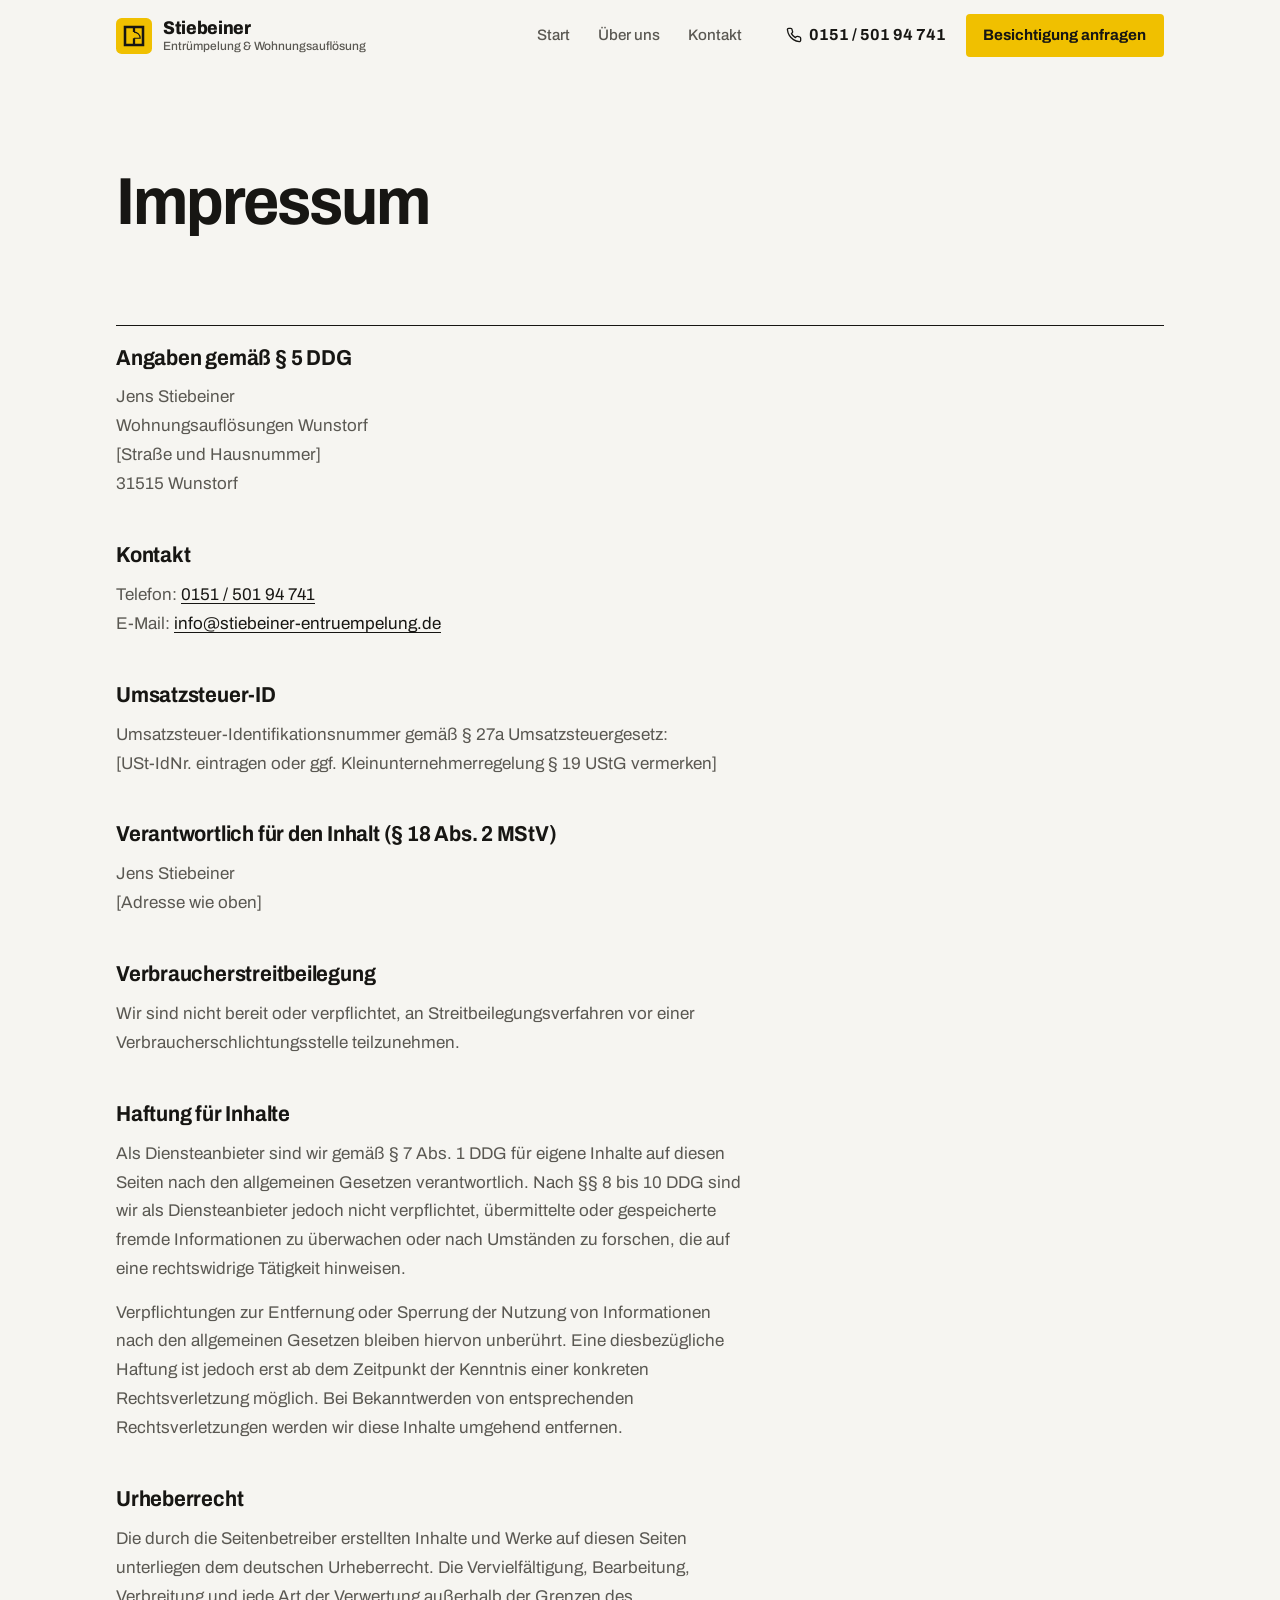
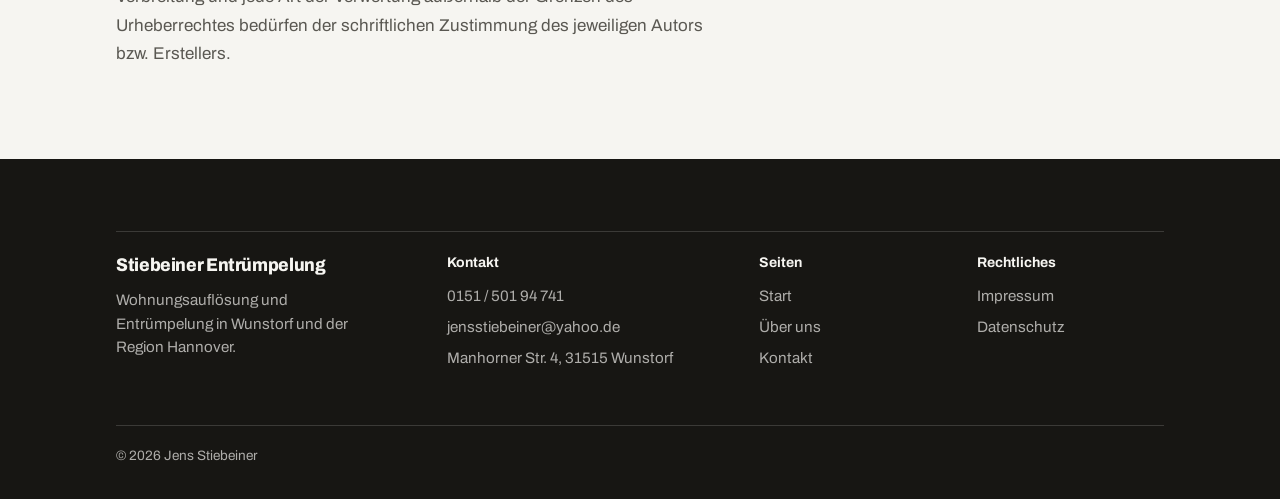
<file: impressum.html>
<!DOCTYPE html>
<html lang="de">
<head>
  <meta charset="UTF-8" />
  <meta name="viewport" content="width=device-width, initial-scale=1.0" />
  <title>Impressum — Stiebeiner Entrümpelung</title>
  <meta name="description" content="Impressum von Jens Stiebeiner, Wohnungsauflösungen Wunstorf." />
  <meta name="robots" content="noindex" />
  <link rel="icon" href="favicon.svg" type="image/svg+xml" />
  <meta name="theme-color" content="#f6f5f1" />
  <link rel="apple-touch-icon" href="apple-touch-icon.png" />
  <link rel="preload" href="fonts/archivo-latin.woff2" as="font" type="font/woff2" crossorigin />
  <link rel="stylesheet" href="site.css" />
</head>
<body class="page-body">

  <nav class="site-nav" id="siteNav" aria-label="Hauptnavigation">
    <a href="index.html" class="brand" aria-label="Stiebeiner Entrümpelung, zur Startseite">
      <span class="brand-mark"><svg viewBox="0 0 32 32" aria-hidden="true"><rect width="32" height="32" rx="5" fill="#f0c000"/><g fill="none" stroke="#171613"><path d="M8 8H24V24H8Z" stroke-width="2.25"/><path d="M16 8V12.5M16 18V24" stroke-width="2"/><path d="M16 18H21.5A5.5 5.5 0 0 0 16 12.5" stroke-width="1.1"/></g></svg></span>
      <span class="brand-text">
        <span class="brand-name">Stiebeiner</span>
        <span class="brand-sub">Entrümpelung &amp; Wohnungsauflösung</span>
      </span>
    </a>
    <ul class="nav-links">
      <li><a href="index.html">Start</a></li>
      <li><a href="ueber-uns.html">Über uns</a></li>
      <li><a href="kontakt.html">Kontakt</a></li>
    </ul>
    <div class="nav-actions">
      <a class="nav-phone" href="tel:+4915150194741"><svg viewBox="0 0 24 24" fill="none" stroke="currentColor" stroke-width="2" stroke-linecap="round" stroke-linejoin="round" aria-hidden="true"><path d="M22 16.92v3a2 2 0 0 1-2.18 2 19.79 19.79 0 0 1-8.63-3.07 19.5 19.5 0 0 1-6-6 19.79 19.79 0 0 1-3.07-8.67A2 2 0 0 1 4.11 2h3a2 2 0 0 1 2 1.72c.13.96.36 1.9.7 2.81a2 2 0 0 1-.45 2.11L8.09 9.91a16 16 0 0 0 6 6l1.27-1.27a2 2 0 0 1 2.11-.45c.91.34 1.85.57 2.81.7A2 2 0 0 1 22 16.92z"/></svg>0151 / 501 94 741</a>
      <a class="nav-cta" href="kontakt.html">Besichtigung anfragen</a>
      <a class="nav-call" href="tel:+4915150194741" aria-label="Anrufen: 0151 / 501 94 741"><svg viewBox="0 0 24 24" fill="none" stroke="currentColor" stroke-width="2" stroke-linecap="round" stroke-linejoin="round" aria-hidden="true"><path d="M22 16.92v3a2 2 0 0 1-2.18 2 19.79 19.79 0 0 1-8.63-3.07 19.5 19.5 0 0 1-6-6 19.79 19.79 0 0 1-3.07-8.67A2 2 0 0 1 4.11 2h3a2 2 0 0 1 2 1.72c.13.96.36 1.9.7 2.81a2 2 0 0 1-.45 2.11L8.09 9.91a16 16 0 0 0 6 6l1.27-1.27a2 2 0 0 1 2.11-.45c.91.34 1.85.57 2.81.7A2 2 0 0 1 22 16.92z"/></svg></a>
      <button class="nav-hamburger" id="navHamburger" aria-label="Menü öffnen" aria-expanded="false" aria-controls="navDrawer">
        <span></span><span></span><span></span>
      </button>
    </div>
  </nav>

  <div class="nav-drawer" id="navDrawer">
    <ul>
      <li><a href="index.html">Start</a></li>
      <li><a href="ueber-uns.html">Über uns</a></li>
      <li><a href="kontakt.html">Kontakt</a></li>
    </ul>
    <div class="drawer-actions">
      <a class="drawer-call" href="tel:+4915150194741">Anrufen: 0151 / 501 94 741</a>
      <a class="drawer-cta" href="kontakt.html">Besichtigung anfragen</a>
    </div>
  </div>

  <main>

  <section class="page-intro" aria-labelledby="pageTitle">
    <h1 class="page-title" id="pageTitle">Impressum</h1>
  </section>

  <div class="block">
    <div class="block-grid block-grid--single">
      <div class="prose">

      <h2>Angaben gemäß § 5 DDG</h2>
      <p>
        Jens Stiebeiner<br>
        Wohnungsauflösungen Wunstorf<br>
        [Straße und Hausnummer]<br>
        31515 Wunstorf
      </p>

      <h2>Kontakt</h2>
      <p>
        Telefon: <a href="tel:+4915150194741">0151 / 501 94 741</a><br>
        E-Mail: <a href="mailto:info@stiebeiner-entruempelung.de">info@stiebeiner-entruempelung.de</a>
      </p>

      <h2>Umsatzsteuer-ID</h2>
      <p>
        Umsatzsteuer-Identifikationsnummer gemäß § 27a Umsatzsteuergesetz:<br>
        [USt-IdNr. eintragen oder ggf. Kleinunternehmerregelung § 19 UStG vermerken]
      </p>

      <h2>Verantwortlich für den Inhalt (§ 18 Abs. 2 MStV)</h2>
      <p>
        Jens Stiebeiner<br>
        [Adresse wie oben]
      </p>

      <h2>Verbraucherstreitbeilegung</h2>
      <p>
        Wir sind nicht bereit oder verpflichtet, an Streitbeilegungsverfahren vor einer Verbraucherschlichtungsstelle teilzunehmen.
      </p>

      <h2>Haftung für Inhalte</h2>
      <p>
        Als Diensteanbieter sind wir gemäß § 7 Abs. 1 DDG für eigene Inhalte auf diesen Seiten nach den allgemeinen Gesetzen verantwortlich. Nach §§ 8 bis 10 DDG sind wir als Diensteanbieter jedoch nicht verpflichtet, übermittelte oder gespeicherte fremde Informationen zu überwachen oder nach Umständen zu forschen, die auf eine rechtswidrige Tätigkeit hinweisen.
      </p>
      <p>
        Verpflichtungen zur Entfernung oder Sperrung der Nutzung von Informationen nach den allgemeinen Gesetzen bleiben hiervon unberührt. Eine diesbezügliche Haftung ist jedoch erst ab dem Zeitpunkt der Kenntnis einer konkreten Rechtsverletzung möglich. Bei Bekanntwerden von entsprechenden Rechtsverletzungen werden wir diese Inhalte umgehend entfernen.
      </p>

      <h2>Urheberrecht</h2>
      <p>
        Die durch die Seitenbetreiber erstellten Inhalte und Werke auf diesen Seiten unterliegen dem deutschen Urheberrecht. Die Vervielfältigung, Bearbeitung, Verbreitung und jede Art der Verwertung außerhalb der Grenzen des Urheberrechtes bedürfen der schriftlichen Zustimmung des jeweiligen Autors bzw. Erstellers.
      </p>
      </div>
    </div>
  </div>

  </main>

  <footer class="site-footer">
    <div class="footer-inner">
      <div class="footer-grid">
        <div>
          <p class="footer-name">Stiebeiner Entrümpelung</p>
          <p class="footer-text">Wohnungsauflösung und Entrümpelung in Wunstorf und der Region Hannover.</p>
        </div>
        <div>
          <p class="footer-head">Kontakt</p>
          <ul class="footer-list">
            <li><a href="tel:+4915150194741">0151 / 501 94 741</a></li>
            <li><a href="mailto:jensstiebeiner@yahoo.de">jensstiebeiner@yahoo.de</a></li>
            <li>Manhorner Str. 4, 31515 Wunstorf</li>
          </ul>
        </div>
        <div>
          <p class="footer-head">Seiten</p>
          <ul class="footer-list">
            <li><a href="index.html">Start</a></li>
            <li><a href="ueber-uns.html">Über uns</a></li>
            <li><a href="kontakt.html">Kontakt</a></li>
          </ul>
        </div>
        <div>
          <p class="footer-head">Rechtliches</p>
          <ul class="footer-list">
            <li><a href="impressum.html">Impressum</a></li>
            <li><a href="datenschutz.html">Datenschutz</a></li>
          </ul>
        </div>
      </div>
      <p class="footer-bottom">&copy; 2026 Jens Stiebeiner</p>
    </div>
  </footer>

  <script src="site.js" defer></script>
</body>
</html>
</file>
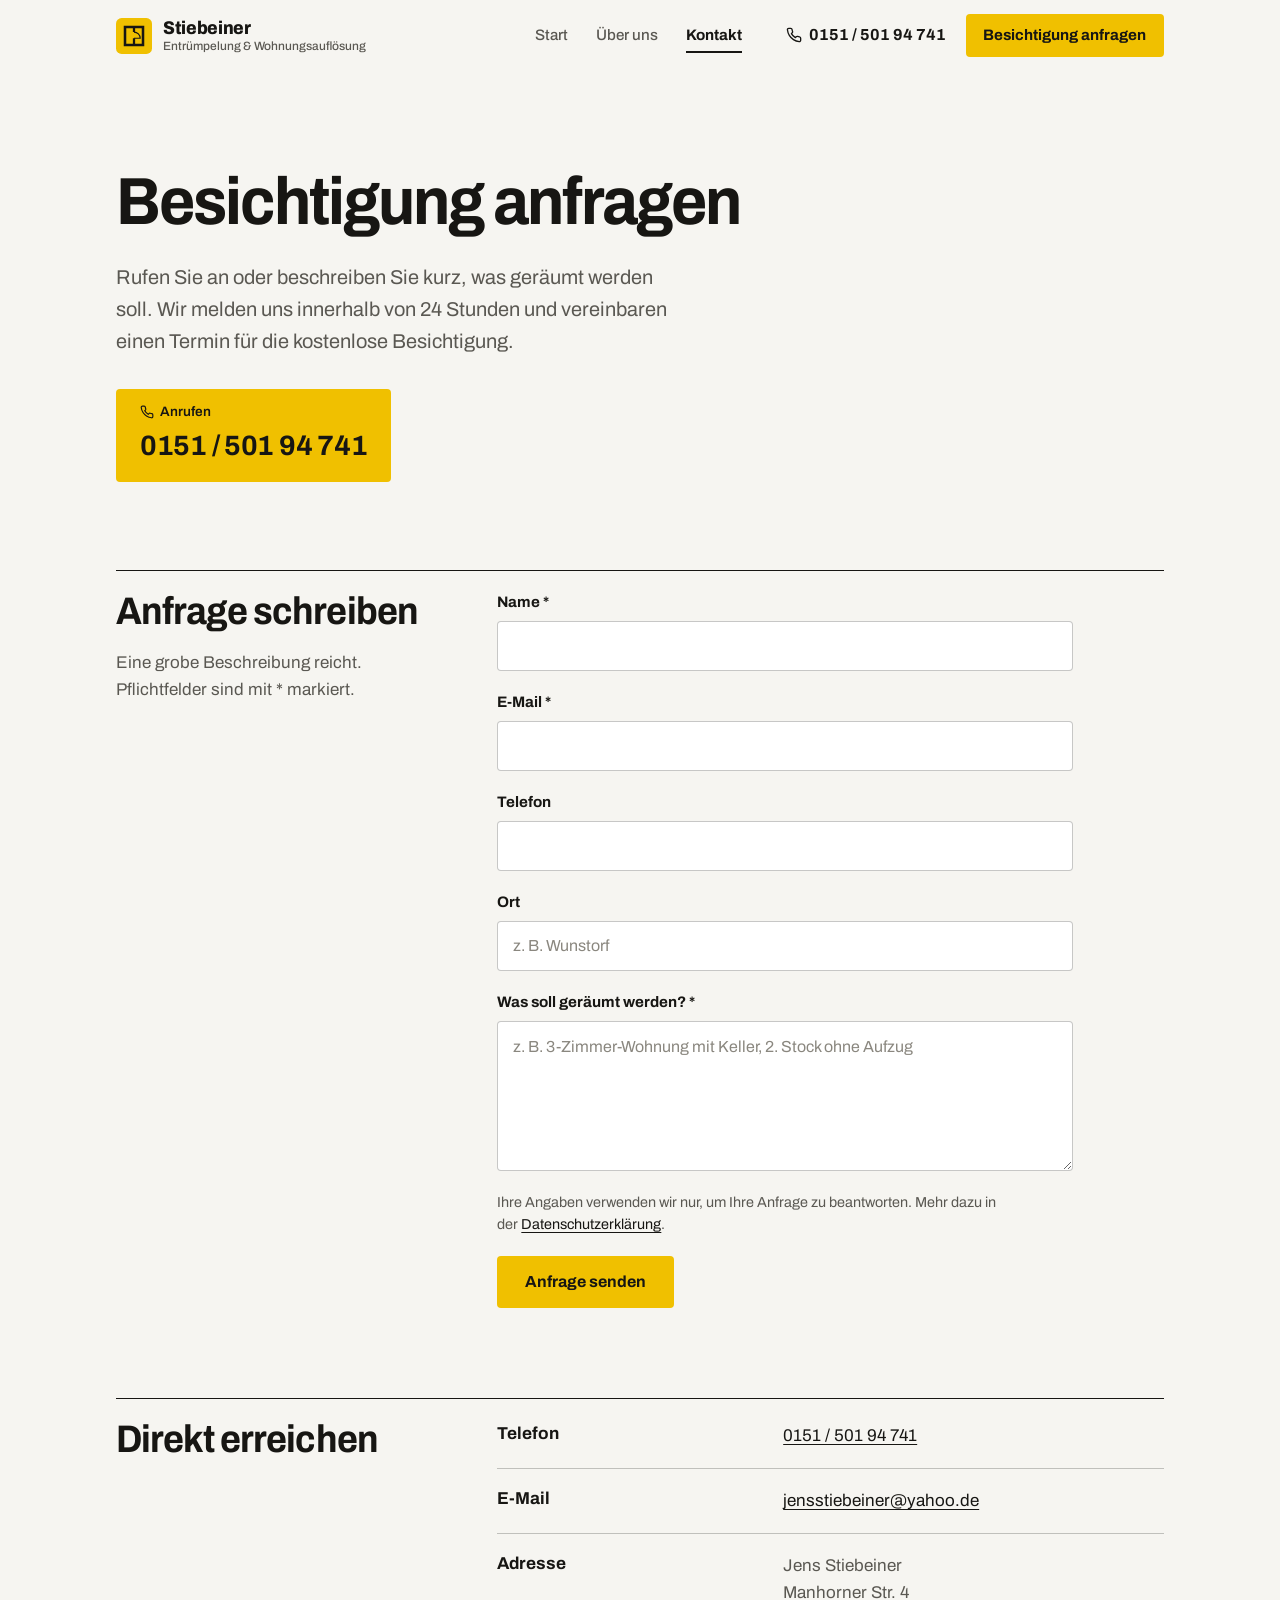
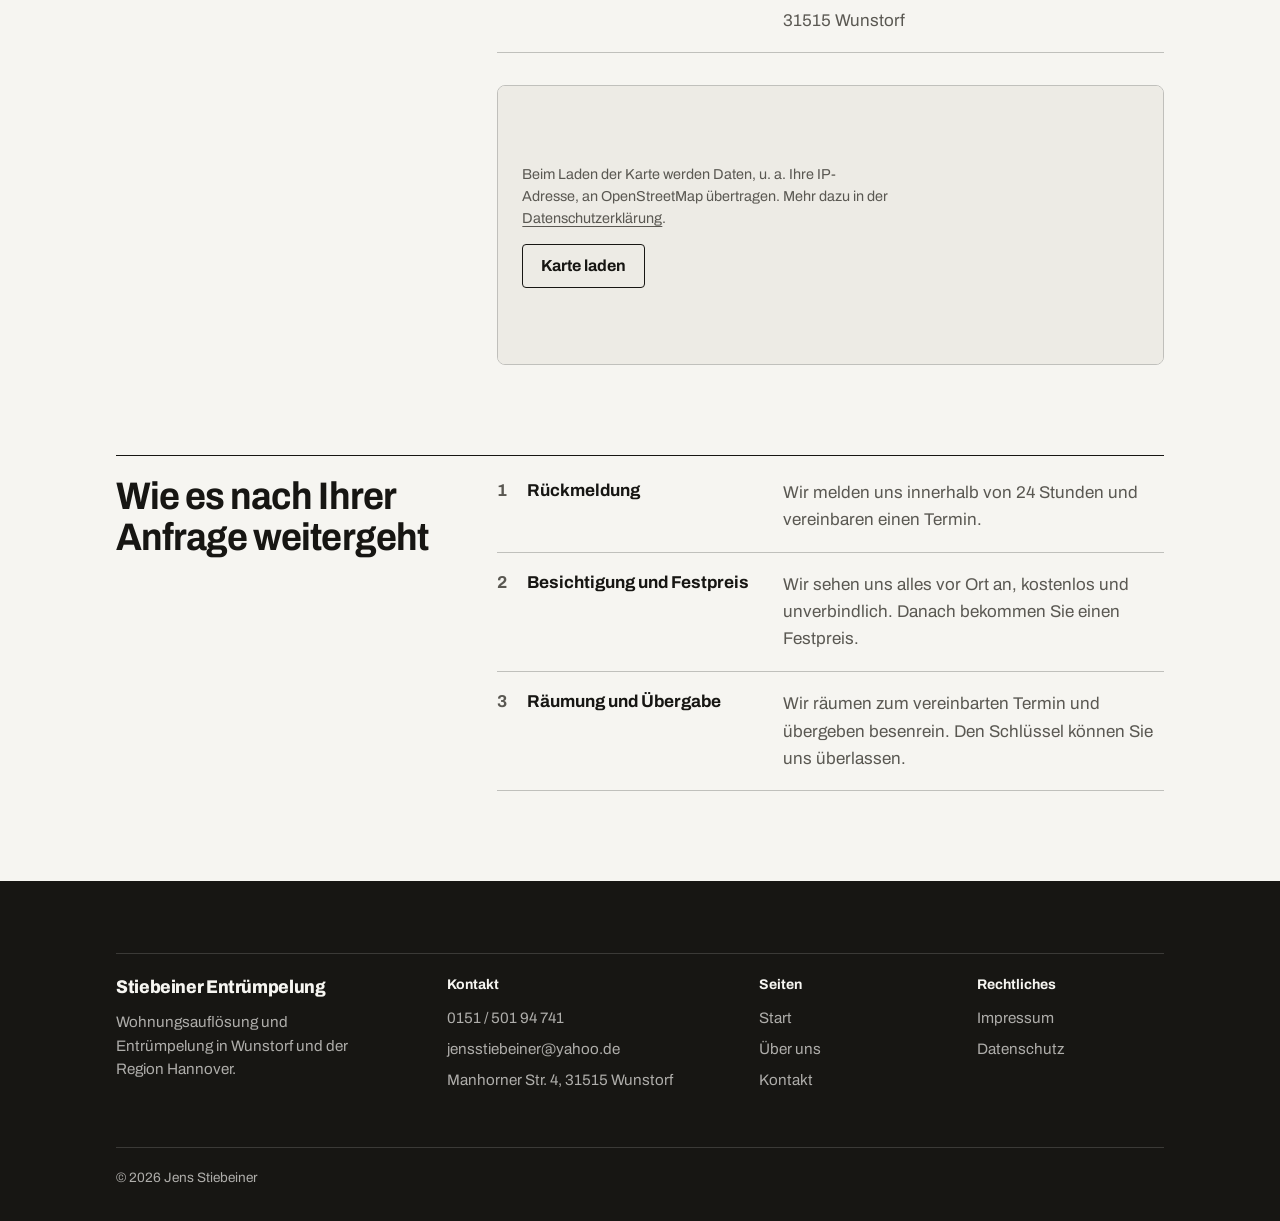
<file: kontakt.html>
<!DOCTYPE html>
<html lang="de">
<head>
  <meta charset="UTF-8" />
  <meta name="viewport" content="width=device-width, initial-scale=1.0" />
  <title>Kontakt — Stiebeiner Entrümpelung Wunstorf</title>
  <meta name="description" content="Kostenlose Besichtigung vereinbaren — Wohnungsauflösung & Entrümpelung in Wunstorf. Jetzt Kontakt aufnehmen: 0151 / 501 94 741." />
  <meta property="og:type" content="website" />
  <meta property="og:locale" content="de_DE" />
  <meta property="og:site_name" content="Stiebeiner Entrümpelung" />
  <meta property="og:title" content="Kontakt — Stiebeiner Entrümpelung Wunstorf" />
  <meta property="og:description" content="Kostenlose Besichtigung vereinbaren — Wohnungsauflösung & Entrümpelung in Wunstorf. Jetzt Kontakt aufnehmen: 0151 / 501 94 741." />
  <link rel="icon" href="favicon.svg" type="image/svg+xml" />
  <meta name="theme-color" content="#f6f5f1" />
  <link rel="apple-touch-icon" href="apple-touch-icon.png" />
  <meta property="og:image" content="https://sprinter-scroll-animation.vercel.app/og-image.png" />
  <link rel="preload" href="fonts/archivo-latin.woff2" as="font" type="font/woff2" crossorigin />
  <link rel="stylesheet" href="site.css" />
  <style>
    .map-wrap {
      margin-top: 2rem;
      border-radius: var(--radius-md);
      overflow: hidden;
      border: 1px solid var(--border-heavy);
      height: 280px;
    }
    /* Karte lädt erst nach Klick — vorher keine Verbindung zu OpenStreetMap */
    .map-consent {
      height: 100%;
      display: flex;
      flex-direction: column;
      align-items: flex-start;
      justify-content: center;
      gap: 0.9rem;
      padding: 1.5rem;
      background: var(--surface);
    }
    .map-consent p {
      font-size: 0.9rem;
      line-height: 1.55;
      color: var(--text-muted);
      max-width: 46ch;
    }
    .map-consent a { text-decoration: underline; text-underline-offset: 3px; }
    .map-consent button {
      font-weight: 700;
      border: 1px solid var(--text);
      border-radius: var(--radius-sm);
      padding: 0.55rem 1.1rem;
      transition: background 0.18s ease;
    }
    .map-consent button:hover { background: var(--surface-2); }
    .map-wrap iframe {
      width: 100%;
      height: 100%;
      border: 0;
      display: block;
    }

    .form-success {
      display: none;
      max-width: 36rem;
      font-size: 1.05rem;
      font-weight: 600;
      line-height: 1.55;
    }
    .form-success.show { display: block; }
  </style>
</head>
<body class="page-body">

  <nav class="site-nav" id="siteNav" aria-label="Hauptnavigation">
    <a href="index.html" class="brand" aria-label="Stiebeiner Entrümpelung, zur Startseite">
      <span class="brand-mark"><svg viewBox="0 0 32 32" aria-hidden="true"><rect width="32" height="32" rx="5" fill="#f0c000"/><g fill="none" stroke="#171613"><path d="M8 8H24V24H8Z" stroke-width="2.25"/><path d="M16 8V12.5M16 18V24" stroke-width="2"/><path d="M16 18H21.5A5.5 5.5 0 0 0 16 12.5" stroke-width="1.1"/></g></svg></span>
      <span class="brand-text">
        <span class="brand-name">Stiebeiner</span>
        <span class="brand-sub">Entrümpelung &amp; Wohnungsauflösung</span>
      </span>
    </a>
    <ul class="nav-links">
      <li><a href="index.html">Start</a></li>
      <li><a href="ueber-uns.html">Über uns</a></li>
      <li><a href="kontakt.html" aria-current="page">Kontakt</a></li>
    </ul>
    <div class="nav-actions">
      <a class="nav-phone" href="tel:+4915150194741"><svg viewBox="0 0 24 24" fill="none" stroke="currentColor" stroke-width="2" stroke-linecap="round" stroke-linejoin="round" aria-hidden="true"><path d="M22 16.92v3a2 2 0 0 1-2.18 2 19.79 19.79 0 0 1-8.63-3.07 19.5 19.5 0 0 1-6-6 19.79 19.79 0 0 1-3.07-8.67A2 2 0 0 1 4.11 2h3a2 2 0 0 1 2 1.72c.13.96.36 1.9.7 2.81a2 2 0 0 1-.45 2.11L8.09 9.91a16 16 0 0 0 6 6l1.27-1.27a2 2 0 0 1 2.11-.45c.91.34 1.85.57 2.81.7A2 2 0 0 1 22 16.92z"/></svg>0151 / 501 94 741</a>
      <a class="nav-cta" href="kontakt.html">Besichtigung anfragen</a>
      <a class="nav-call" href="tel:+4915150194741" aria-label="Anrufen: 0151 / 501 94 741"><svg viewBox="0 0 24 24" fill="none" stroke="currentColor" stroke-width="2" stroke-linecap="round" stroke-linejoin="round" aria-hidden="true"><path d="M22 16.92v3a2 2 0 0 1-2.18 2 19.79 19.79 0 0 1-8.63-3.07 19.5 19.5 0 0 1-6-6 19.79 19.79 0 0 1-3.07-8.67A2 2 0 0 1 4.11 2h3a2 2 0 0 1 2 1.72c.13.96.36 1.9.7 2.81a2 2 0 0 1-.45 2.11L8.09 9.91a16 16 0 0 0 6 6l1.27-1.27a2 2 0 0 1 2.11-.45c.91.34 1.85.57 2.81.7A2 2 0 0 1 22 16.92z"/></svg></a>
      <button class="nav-hamburger" id="navHamburger" aria-label="Menü öffnen" aria-expanded="false" aria-controls="navDrawer">
        <span></span><span></span><span></span>
      </button>
    </div>
  </nav>

  <div class="nav-drawer" id="navDrawer">
    <ul>
      <li><a href="index.html">Start</a></li>
      <li><a href="ueber-uns.html">Über uns</a></li>
      <li><a href="kontakt.html" aria-current="page">Kontakt</a></li>
    </ul>
    <div class="drawer-actions">
      <a class="drawer-call" href="tel:+4915150194741">Anrufen: 0151 / 501 94 741</a>
      <a class="drawer-cta" href="kontakt.html">Besichtigung anfragen</a>
    </div>
  </div>

  <main>

  <section class="page-intro" aria-labelledby="pageTitle">
    <h1 class="page-title" id="pageTitle">Besichtigung anfragen</h1>
    <p class="page-lead">
      Rufen Sie an oder beschreiben Sie kurz, was geräumt werden soll. Wir melden uns innerhalb
      von 24 Stunden und vereinbaren einen Termin für die kostenlose Besichtigung.
    </p>
    <div class="page-actions">
      <a class="call-btn" href="tel:+4915150194741">
        <span class="call-btn-label"><svg viewBox="0 0 24 24" fill="none" stroke="currentColor" stroke-width="2" stroke-linecap="round" stroke-linejoin="round" aria-hidden="true"><path d="M22 16.92v3a2 2 0 0 1-2.18 2 19.79 19.79 0 0 1-8.63-3.07 19.5 19.5 0 0 1-6-6 19.79 19.79 0 0 1-3.07-8.67A2 2 0 0 1 4.11 2h3a2 2 0 0 1 2 1.72c.13.96.36 1.9.7 2.81a2 2 0 0 1-.45 2.11L8.09 9.91a16 16 0 0 0 6 6l1.27-1.27a2 2 0 0 1 2.11-.45c.91.34 1.85.57 2.81.7A2 2 0 0 1 22 16.92z"/></svg>Anrufen</span>
        <span class="call-btn-number">0151 / 501 94 741</span>
      </a>
    </div>
  </section>

  <section class="block" aria-labelledby="formTitle">
    <div class="block-grid">
      <div>
        <h2 class="block-title" id="formTitle">Anfrage schreiben</h2>
        <p class="block-intro">Eine grobe Beschreibung reicht. Pflichtfelder sind mit * markiert.</p>
      </div>
      <div>
        <form class="form" action="https://formsubmit.co/jensstiebeiner@yahoo.de" method="POST" id="contactForm">
          <input type="hidden" name="_subject" value="Neue Anfrage — Entrümpelung Wunstorf" />
          <input type="hidden" name="_next" value="https://sprinter-scroll-animation.vercel.app/kontakt.html?success=1" />
          <input type="hidden" name="_captcha" value="false" />
          <input type="text" name="_honey" style="display:none" tabindex="-1" autocomplete="off" />

          <div class="form-group">
            <label class="form-label" for="name">Name *</label>
            <input class="form-input" type="text" id="name" name="name" autocomplete="name" required />
          </div>
          <div class="form-group">
            <label class="form-label" for="email">E-Mail *</label>
            <input class="form-input" type="email" id="email" name="email" autocomplete="email" required />
          </div>
          <div class="form-group">
            <label class="form-label" for="tel">Telefon</label>
            <input class="form-input" type="tel" id="tel" name="telefon" autocomplete="tel" />
          </div>
          <div class="form-group">
            <label class="form-label" for="ort">Ort</label>
            <input class="form-input" type="text" id="ort" name="ort" autocomplete="address-level2" placeholder="z. B. Wunstorf" />
          </div>
          <div class="form-group">
            <label class="form-label" for="message">Was soll geräumt werden? *</label>
            <textarea class="form-textarea" id="message" name="nachricht" required placeholder="z. B. 3-Zimmer-Wohnung mit Keller, 2. Stock ohne Aufzug"></textarea>
          </div>

          <p class="form-note">Ihre Angaben verwenden wir nur, um Ihre Anfrage zu beantworten. Mehr dazu in der <a href="datenschutz.html">Datenschutzerklärung</a>.</p>
          <button type="submit" class="form-submit">Anfrage senden</button>
        </form>

        <div class="form-success" id="formSuccess" role="status">
          Vielen Dank für Ihre Anfrage. Wir melden uns innerhalb von 24 Stunden bei Ihnen.
        </div>
      </div>
    </div>
  </section>

  <section class="block" aria-labelledby="direktTitle">
    <div class="block-grid">
      <h2 class="block-title" id="direktTitle">Direkt erreichen</h2>
      <div>
        <ul class="rows">
          <li>
            <span class="rows-term">Telefon</span>
            <span class="rows-desc"><a href="tel:+4915150194741">0151 / 501 94 741</a></span>
          </li>
          <li>
            <span class="rows-term">E-Mail</span>
            <span class="rows-desc"><a href="mailto:jensstiebeiner@yahoo.de">jensstiebeiner@yahoo.de</a></span>
          </li>
          <li>
            <span class="rows-term">Adresse</span>
            <span class="rows-desc">Jens Stiebeiner<br>Manhorner Str. 4<br>31515 Wunstorf</span>
          </li>
        </ul>

        <div class="map-wrap" id="mapWrap">
          <div class="map-consent">
            <p>Beim Laden der Karte werden Daten, u.&nbsp;a. Ihre IP-Adresse, an OpenStreetMap übertragen. Mehr dazu in der <a href="datenschutz.html#openstreetmap">Datenschutzerklärung</a>.</p>
            <button type="button" id="mapLoad">Karte laden</button>
          </div>
        </div>
      </div>
    </div>
  </section>

  <section class="block" aria-labelledby="ablaufTitle">
    <div class="block-grid">
      <h2 class="block-title" id="ablaufTitle">Wie es nach Ihrer Anfrage weitergeht</h2>
      <ol class="rows">
        <li>
          <span class="rows-term"><span class="rows-num">1</span>Rückmeldung</span>
          <span class="rows-desc">Wir melden uns innerhalb von 24 Stunden und vereinbaren einen Termin.</span>
        </li>
        <li>
          <span class="rows-term"><span class="rows-num">2</span>Besichtigung und Festpreis</span>
          <span class="rows-desc">Wir sehen uns alles vor Ort an, kostenlos und unverbindlich. Danach bekommen Sie einen Festpreis.</span>
        </li>
        <li>
          <span class="rows-term"><span class="rows-num">3</span>Räumung und Übergabe</span>
          <span class="rows-desc">Wir räumen zum vereinbarten Termin und übergeben besenrein. Den Schlüssel können Sie uns überlassen.</span>
        </li>
      </ol>
    </div>
  </section>

  </main>

  <footer class="site-footer">
    <div class="footer-inner">
      <div class="footer-grid">
        <div>
          <p class="footer-name">Stiebeiner Entrümpelung</p>
          <p class="footer-text">Wohnungsauflösung und Entrümpelung in Wunstorf und der Region Hannover.</p>
        </div>
        <div>
          <p class="footer-head">Kontakt</p>
          <ul class="footer-list">
            <li><a href="tel:+4915150194741">0151 / 501 94 741</a></li>
            <li><a href="mailto:jensstiebeiner@yahoo.de">jensstiebeiner@yahoo.de</a></li>
            <li>Manhorner Str. 4, 31515 Wunstorf</li>
          </ul>
        </div>
        <div>
          <p class="footer-head">Seiten</p>
          <ul class="footer-list">
            <li><a href="index.html">Start</a></li>
            <li><a href="ueber-uns.html">Über uns</a></li>
            <li><a href="kontakt.html">Kontakt</a></li>
          </ul>
        </div>
        <div>
          <p class="footer-head">Rechtliches</p>
          <ul class="footer-list">
            <li><a href="impressum.html">Impressum</a></li>
            <li><a href="datenschutz.html">Datenschutz</a></li>
          </ul>
        </div>
      </div>
      <p class="footer-bottom">&copy; 2026 Jens Stiebeiner</p>
    </div>
  </footer>

  <script src="site.js" defer></script>
  <script>
    document.getElementById('mapLoad').addEventListener('click', () => {
      document.getElementById('mapWrap').innerHTML =
        '<iframe src="https://www.openstreetmap.org/export/embed.html?bbox=9.38%2C52.41%2C9.46%2C52.45&layer=mapnik&marker=52.4275%2C9.4217" title="Standort Wunstorf" allowfullscreen></iframe>';
    });

    if (new URLSearchParams(location.search).get('success') === '1') {
      document.getElementById('formSuccess').classList.add('show');
      document.getElementById('contactForm').style.display = 'none';
    }
  </script>
</body>
</html>
</file>
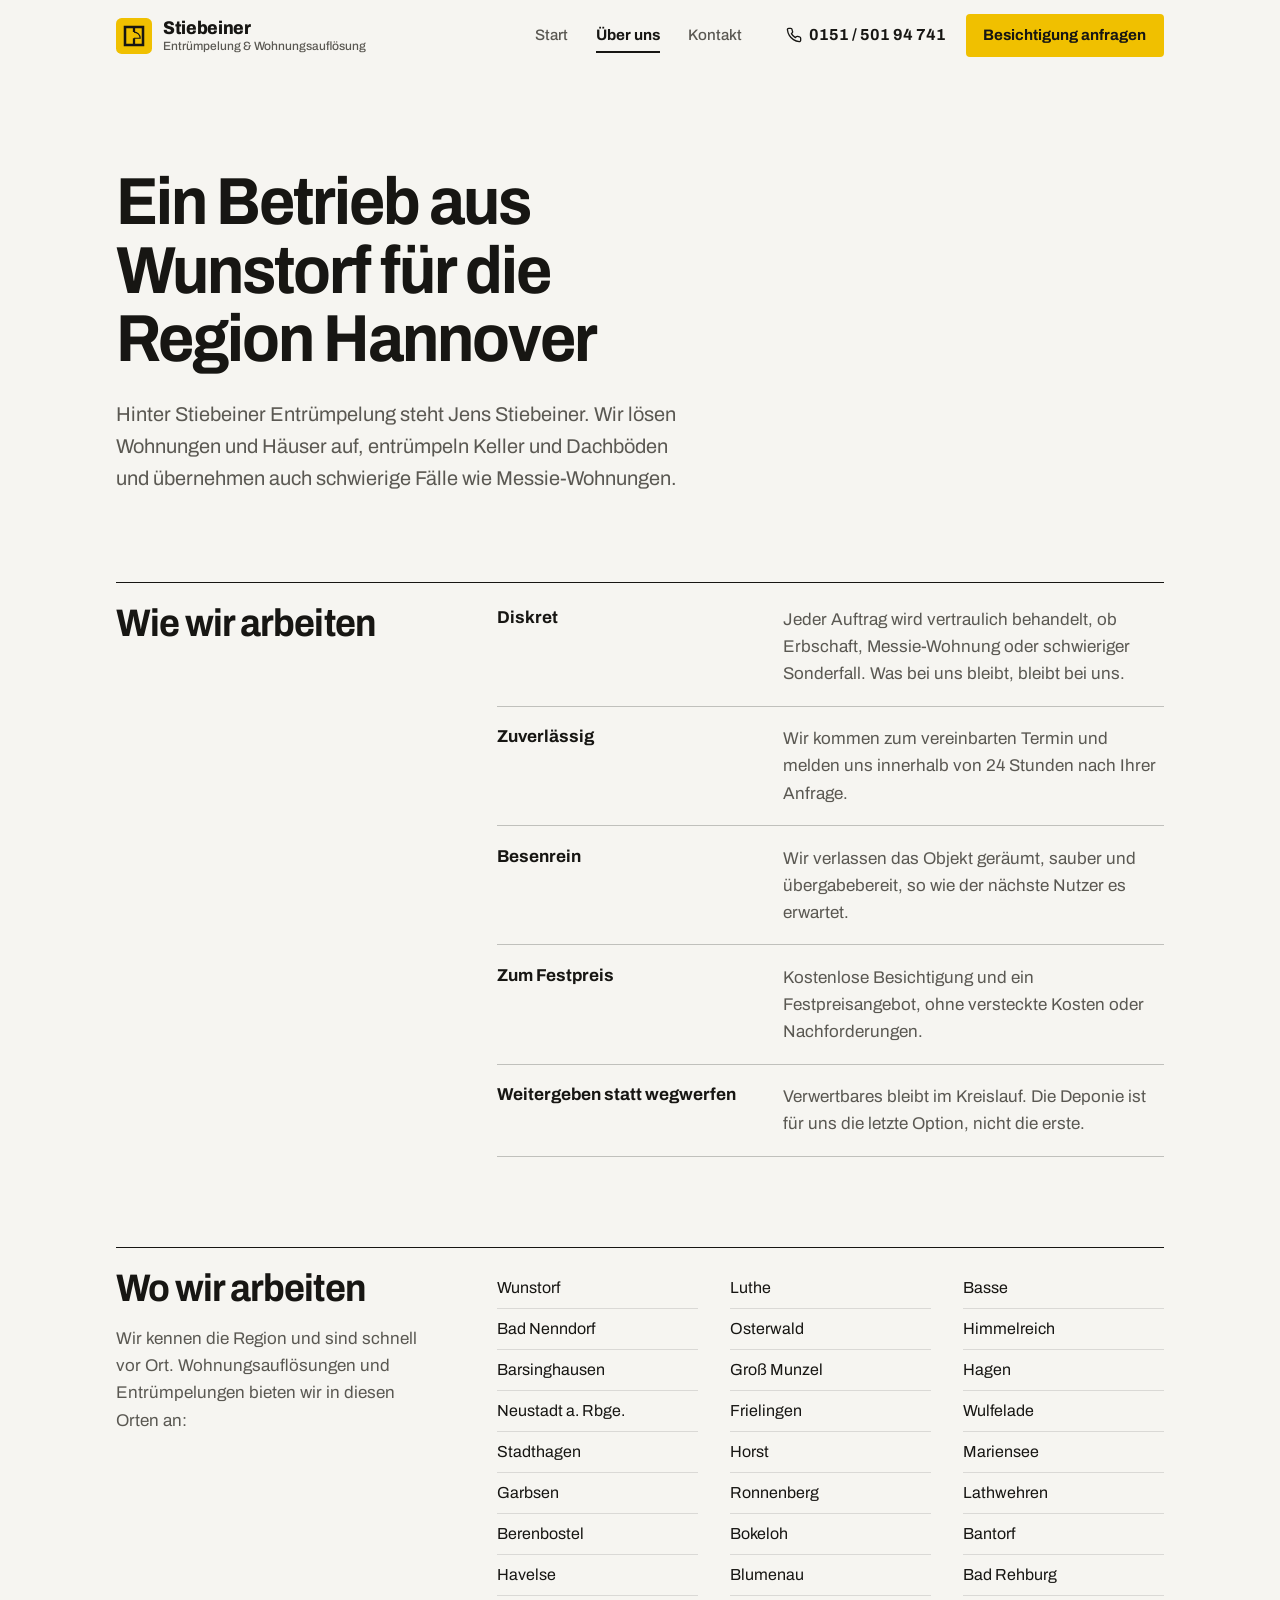
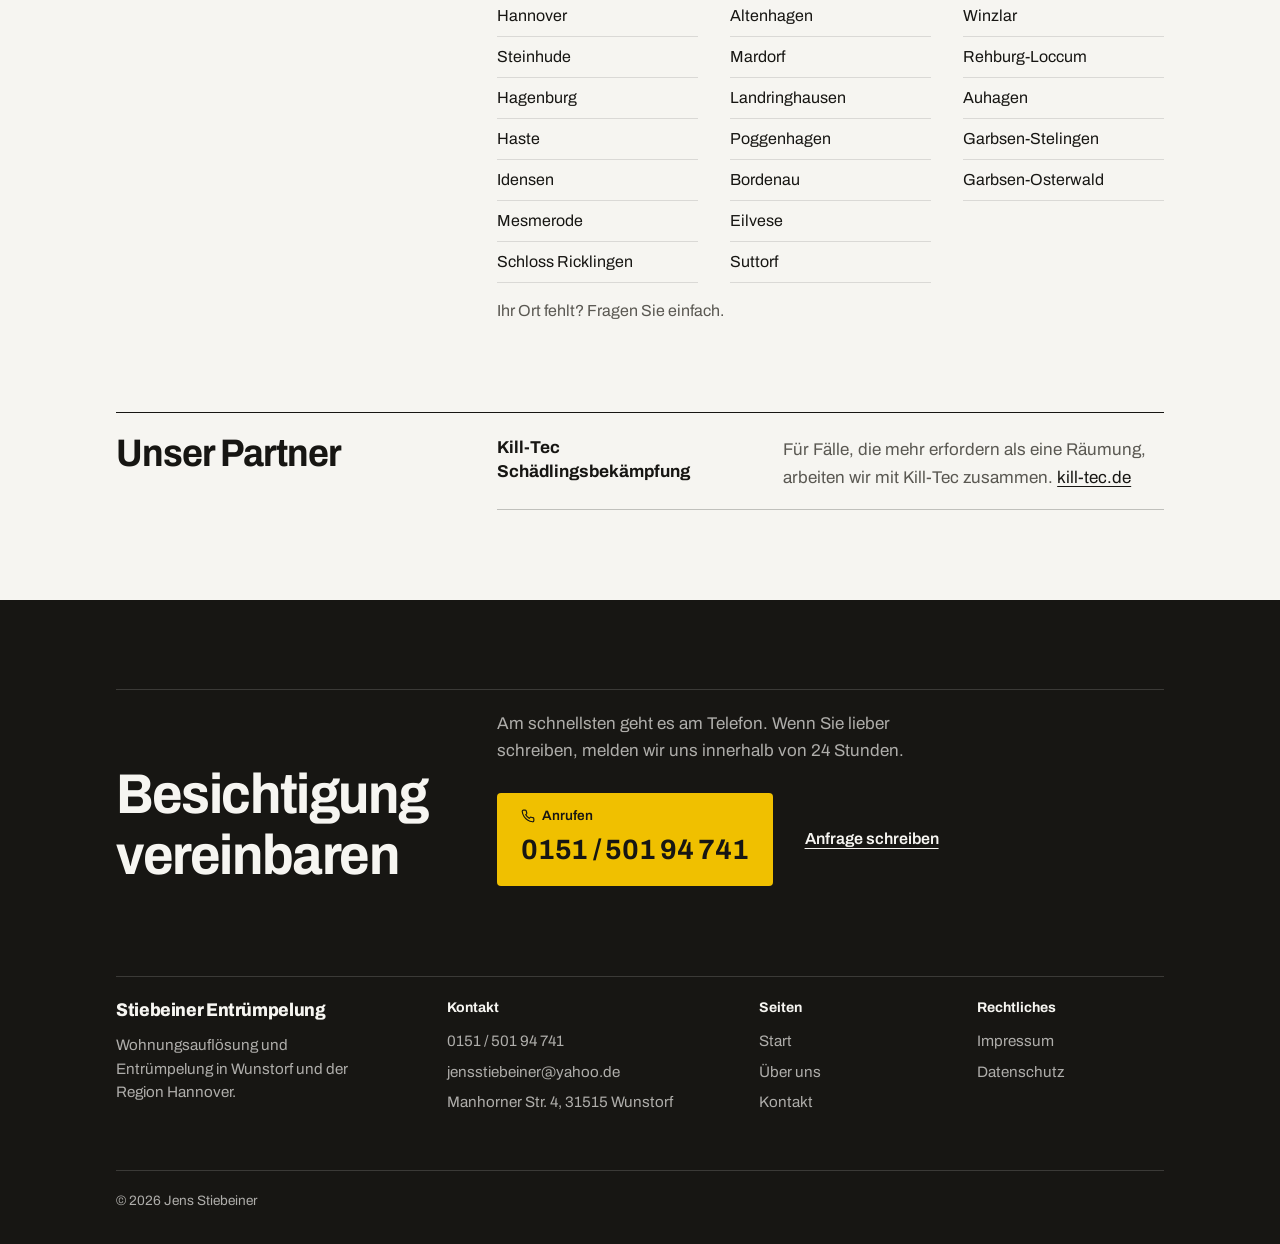
<file: ueber-uns.html>
<!DOCTYPE html>
<html lang="de">
<head>
  <meta charset="UTF-8" />
  <meta name="viewport" content="width=device-width, initial-scale=1.0" />
  <title>Über uns — Stiebeiner Entrümpelung Wunstorf</title>
  <meta name="description" content="Stiebeiner Entrümpelung aus Wunstorf: Wohnungsauflösungen und Entrümpelungen in der gesamten Region Hannover. Diskret, mit Festpreis und besenreiner Übergabe." />
  <meta property="og:type" content="website" />
  <meta property="og:locale" content="de_DE" />
  <meta property="og:site_name" content="Stiebeiner Entrümpelung" />
  <meta property="og:title" content="Über uns — Stiebeiner Entrümpelung Wunstorf" />
  <meta property="og:description" content="Stiebeiner Entrümpelung aus Wunstorf: Wohnungsauflösungen und Entrümpelungen in der gesamten Region Hannover. Diskret, mit Festpreis und besenreiner Übergabe." />
  <link rel="icon" href="favicon.svg" type="image/svg+xml" />
  <meta name="theme-color" content="#f6f5f1" />
  <link rel="apple-touch-icon" href="apple-touch-icon.png" />
  <meta property="og:image" content="https://sprinter-scroll-animation.vercel.app/og-image.png" />
  <link rel="preload" href="fonts/archivo-latin.woff2" as="font" type="font/woff2" crossorigin />
  <link rel="stylesheet" href="site.css" />
</head>
<body class="page-body">

  <nav class="site-nav" id="siteNav" aria-label="Hauptnavigation">
    <a href="index.html" class="brand" aria-label="Stiebeiner Entrümpelung, zur Startseite">
      <span class="brand-mark"><svg viewBox="0 0 32 32" aria-hidden="true"><rect width="32" height="32" rx="5" fill="#f0c000"/><g fill="none" stroke="#171613"><path d="M8 8H24V24H8Z" stroke-width="2.25"/><path d="M16 8V12.5M16 18V24" stroke-width="2"/><path d="M16 18H21.5A5.5 5.5 0 0 0 16 12.5" stroke-width="1.1"/></g></svg></span>
      <span class="brand-text">
        <span class="brand-name">Stiebeiner</span>
        <span class="brand-sub">Entrümpelung &amp; Wohnungsauflösung</span>
      </span>
    </a>
    <ul class="nav-links">
      <li><a href="index.html">Start</a></li>
      <li><a href="ueber-uns.html" aria-current="page">Über uns</a></li>
      <li><a href="kontakt.html">Kontakt</a></li>
    </ul>
    <div class="nav-actions">
      <a class="nav-phone" href="tel:+4915150194741"><svg viewBox="0 0 24 24" fill="none" stroke="currentColor" stroke-width="2" stroke-linecap="round" stroke-linejoin="round" aria-hidden="true"><path d="M22 16.92v3a2 2 0 0 1-2.18 2 19.79 19.79 0 0 1-8.63-3.07 19.5 19.5 0 0 1-6-6 19.79 19.79 0 0 1-3.07-8.67A2 2 0 0 1 4.11 2h3a2 2 0 0 1 2 1.72c.13.96.36 1.9.7 2.81a2 2 0 0 1-.45 2.11L8.09 9.91a16 16 0 0 0 6 6l1.27-1.27a2 2 0 0 1 2.11-.45c.91.34 1.85.57 2.81.7A2 2 0 0 1 22 16.92z"/></svg>0151 / 501 94 741</a>
      <a class="nav-cta" href="kontakt.html">Besichtigung anfragen</a>
      <a class="nav-call" href="tel:+4915150194741" aria-label="Anrufen: 0151 / 501 94 741"><svg viewBox="0 0 24 24" fill="none" stroke="currentColor" stroke-width="2" stroke-linecap="round" stroke-linejoin="round" aria-hidden="true"><path d="M22 16.92v3a2 2 0 0 1-2.18 2 19.79 19.79 0 0 1-8.63-3.07 19.5 19.5 0 0 1-6-6 19.79 19.79 0 0 1-3.07-8.67A2 2 0 0 1 4.11 2h3a2 2 0 0 1 2 1.72c.13.96.36 1.9.7 2.81a2 2 0 0 1-.45 2.11L8.09 9.91a16 16 0 0 0 6 6l1.27-1.27a2 2 0 0 1 2.11-.45c.91.34 1.85.57 2.81.7A2 2 0 0 1 22 16.92z"/></svg></a>
      <button class="nav-hamburger" id="navHamburger" aria-label="Menü öffnen" aria-expanded="false" aria-controls="navDrawer">
        <span></span><span></span><span></span>
      </button>
    </div>
  </nav>

  <div class="nav-drawer" id="navDrawer">
    <ul>
      <li><a href="index.html">Start</a></li>
      <li><a href="ueber-uns.html" aria-current="page">Über uns</a></li>
      <li><a href="kontakt.html">Kontakt</a></li>
    </ul>
    <div class="drawer-actions">
      <a class="drawer-call" href="tel:+4915150194741">Anrufen: 0151 / 501 94 741</a>
      <a class="drawer-cta" href="kontakt.html">Besichtigung anfragen</a>
    </div>
  </div>

  <main>

  <section class="page-intro" aria-labelledby="pageTitle">
    <h1 class="page-title" id="pageTitle">Ein Betrieb aus Wunstorf für die Region Hannover</h1>
    <p class="page-lead">
      Hinter Stiebeiner Entrümpelung steht Jens Stiebeiner. Wir lösen Wohnungen und Häuser auf,
      entrümpeln Keller und Dachböden und übernehmen auch schwierige Fälle wie Messie-Wohnungen.
    </p>
  </section>

  <section class="block" aria-labelledby="arbeitTitle">
    <div class="block-grid">
      <h2 class="block-title" id="arbeitTitle">Wie wir arbeiten</h2>
      <ul class="rows">
        <li>
          <span class="rows-term">Diskret</span>
          <span class="rows-desc">Jeder Auftrag wird vertraulich behandelt, ob Erbschaft, Messie-Wohnung oder schwieriger Sonderfall. Was bei uns bleibt, bleibt bei uns.</span>
        </li>
        <li>
          <span class="rows-term">Zuverlässig</span>
          <span class="rows-desc">Wir kommen zum vereinbarten Termin und melden uns innerhalb von 24 Stunden nach Ihrer Anfrage.</span>
        </li>
        <li>
          <span class="rows-term">Besenrein</span>
          <span class="rows-desc">Wir verlassen das Objekt geräumt, sauber und übergabebereit, so wie der nächste Nutzer es erwartet.</span>
        </li>
        <li>
          <span class="rows-term">Zum Festpreis</span>
          <span class="rows-desc">Kostenlose Besichtigung und ein Festpreisangebot, ohne versteckte Kosten oder Nachforderungen.</span>
        </li>
        <li>
          <span class="rows-term">Weitergeben statt wegwerfen</span>
          <span class="rows-desc">Verwertbares bleibt im Kreislauf. Die Deponie ist für uns die letzte Option, nicht die erste.</span>
        </li>
      </ul>
    </div>
  </section>

  <section class="block" aria-labelledby="gebietTitle">
    <div class="block-grid">
      <div>
        <h2 class="block-title" id="gebietTitle">Wo wir arbeiten</h2>
        <p class="block-intro">Wir kennen die Region und sind schnell vor Ort. Wohnungsauflösungen und Entrümpelungen bieten wir in diesen Orten an:</p>
      </div>
      <div>
        <ul class="places">
          <li>Wunstorf</li>
          <li>Bad Nenndorf</li>
          <li>Barsinghausen</li>
          <li>Neustadt a. Rbge.</li>
          <li>Stadthagen</li>
          <li>Garbsen</li>
          <li>Berenbostel</li>
          <li>Havelse</li>
          <li>Hannover</li>
          <li>Steinhude</li>
          <li>Hagenburg</li>
          <li>Haste</li>
          <li>Idensen</li>
          <li>Mesmerode</li>
          <li>Schloss Ricklingen</li>
          <li>Luthe</li>
          <li>Osterwald</li>
          <li>Groß Munzel</li>
          <li>Frielingen</li>
          <li>Horst</li>
          <li>Ronnenberg</li>
          <li>Bokeloh</li>
          <li>Blumenau</li>
          <li>Altenhagen</li>
          <li>Mardorf</li>
          <li>Landringhausen</li>
          <li>Poggenhagen</li>
          <li>Bordenau</li>
          <li>Eilvese</li>
          <li>Suttorf</li>
          <li>Basse</li>
          <li>Himmelreich</li>
          <li>Hagen</li>
          <li>Wulfelade</li>
          <li>Mariensee</li>
          <li>Lathwehren</li>
          <li>Bantorf</li>
          <li>Bad Rehburg</li>
          <li>Winzlar</li>
          <li>Rehburg-Loccum</li>
          <li>Auhagen</li>
          <li>Garbsen-Stelingen</li>
          <li>Garbsen-Osterwald</li>
        </ul>
        <p class="places-note">Ihr Ort fehlt? Fragen Sie einfach.</p>
      </div>
    </div>
  </section>

  <section class="block" aria-labelledby="partnerTitle">
    <div class="block-grid">
      <h2 class="block-title" id="partnerTitle">Unser Partner</h2>
      <ul class="rows">
        <li>
          <span class="rows-term">Kill-Tec Schädlingsbekämpfung</span>
          <span class="rows-desc">Für Fälle, die mehr erfordern als eine Räumung, arbeiten wir mit Kill-Tec zusammen. <a href="https://www.kill-tec.de" target="_blank" rel="noopener noreferrer">kill-tec.de</a></span>
        </li>
      </ul>
    </div>
  </section>

  <section class="closing" aria-labelledby="closingTitle">
    <div class="block">
      <div class="block-grid">
        <h2 class="block-title" id="closingTitle">Besichtigung vereinbaren</h2>
        <div>
          <p class="closing-text">Am schnellsten geht es am Telefon. Wenn Sie lieber schreiben, melden wir uns innerhalb von 24 Stunden.</p>
          <div class="closing-actions">
            <a class="call-btn" href="tel:+4915150194741">
              <span class="call-btn-label"><svg viewBox="0 0 24 24" fill="none" stroke="currentColor" stroke-width="2" stroke-linecap="round" stroke-linejoin="round" aria-hidden="true"><path d="M22 16.92v3a2 2 0 0 1-2.18 2 19.79 19.79 0 0 1-8.63-3.07 19.5 19.5 0 0 1-6-6 19.79 19.79 0 0 1-3.07-8.67A2 2 0 0 1 4.11 2h3a2 2 0 0 1 2 1.72c.13.96.36 1.9.7 2.81a2 2 0 0 1-.45 2.11L8.09 9.91a16 16 0 0 0 6 6l1.27-1.27a2 2 0 0 1 2.11-.45c.91.34 1.85.57 2.81.7A2 2 0 0 1 22 16.92z"/></svg>Anrufen</span>
              <span class="call-btn-number">0151 / 501 94 741</span>
            </a>
            <a class="text-link" href="kontakt.html">Anfrage schreiben</a>
          </div>
        </div>
      </div>
    </div>
  </section>

  </main>

  <footer class="site-footer">
    <div class="footer-inner">
      <div class="footer-grid">
        <div>
          <p class="footer-name">Stiebeiner Entrümpelung</p>
          <p class="footer-text">Wohnungsauflösung und Entrümpelung in Wunstorf und der Region Hannover.</p>
        </div>
        <div>
          <p class="footer-head">Kontakt</p>
          <ul class="footer-list">
            <li><a href="tel:+4915150194741">0151 / 501 94 741</a></li>
            <li><a href="mailto:jensstiebeiner@yahoo.de">jensstiebeiner@yahoo.de</a></li>
            <li>Manhorner Str. 4, 31515 Wunstorf</li>
          </ul>
        </div>
        <div>
          <p class="footer-head">Seiten</p>
          <ul class="footer-list">
            <li><a href="index.html">Start</a></li>
            <li><a href="ueber-uns.html">Über uns</a></li>
            <li><a href="kontakt.html">Kontakt</a></li>
          </ul>
        </div>
        <div>
          <p class="footer-head">Rechtliches</p>
          <ul class="footer-list">
            <li><a href="impressum.html">Impressum</a></li>
            <li><a href="datenschutz.html">Datenschutz</a></li>
          </ul>
        </div>
      </div>
      <p class="footer-bottom">&copy; 2026 Jens Stiebeiner</p>
    </div>
  </footer>

  <script src="site.js" defer></script>
  <script>
    const nav = document.getElementById('siteNav');
    window.addEventListener('scroll', () => nav.classList.toggle('scrolled', scrollY > 20), { passive: true });
    const ham = document.getElementById('navHamburger');
    const drawer = document.getElementById('navDrawer');
    ham.addEventListener('click', () => { ham.classList.toggle('open'); ham.setAttribute('aria-expanded', drawer.classList.toggle('open')); });
  </script>
</body>
</html>
</file>
<file: site.css>
/*
 * site.css — gemeinsames Design-System
 * Papierweiß, Tinte, Signalgelb nur für Handlungen. Status: siehe brand/visuell.md
 * Schrift: Archivo, selbst gehostet (OFL) — keine externen Font-Server
 */

/* ── Schrift ─────────────────────────────────────────────── */
@font-face {
  font-family: 'Archivo';
  font-style: normal;
  font-display: swap;
  font-weight: 100 900;
  font-stretch: 62% 125%;
  src: url('fonts/archivo-latin.woff2') format('woff2');
  unicode-range: U+0000-00FF, U+0131, U+0152-0153, U+02BB-02BC, U+02C6, U+02DA, U+02DC, U+0304, U+0308, U+0329, U+2000-206F, U+20AC, U+2122, U+2191, U+2193, U+2212, U+2215, U+FEFF, U+FFFD;
}

/* ── Tokens ──────────────────────────────────────────────── */
:root {
  --bg:              #f6f5f1;   /* Papierweiß */
  --surface:         #edebe5;   /* Flächen: Karte, Grundriss-Boden */
  --surface-2:       #ffffff;   /* Eingabefelder, Möbel, geräumter Boden */
  --text:            #171613;   /* Tinte */
  --text-muted:      #5a5852;   /* 6,5:1 auf --bg (WCAG AA) */
  --text-inv:        #f6f5f1;
  --text-inv-muted:  rgba(246, 245, 241, 0.68);
  --border:          rgba(23, 22, 19, 0.12);
  --border-heavy:    rgba(23, 22, 19, 0.24);
  --border-inv:      rgba(246, 245, 241, 0.16);
  --bg-dark:         #171613;

  --accent:          #f0c000;   /* Signalgelb: nur Anrufen / Anfragen */
  --accent-dark:     #dfb200;
  --accent-text:     #171613;

  --font-display: 'Archivo', system-ui, sans-serif;
  --font-body:    'Archivo', system-ui, sans-serif;

  --container: 1160px;
  --gutter:    clamp(1.25rem, 5vw, 3.5rem);
  --section:   clamp(3.5rem, 7vw, 6rem);
  --nav-h:     72px;

  --radius-sm: 4px;
  --radius-md: 8px;
  --ease-out:  cubic-bezier(0.16, 1, 0.3, 1);
}
@media (max-width: 820px) {
  :root { --nav-h: 64px; }
}

/* ── Basis ───────────────────────────────────────────────── */
*, *::before, *::after { box-sizing: border-box; margin: 0; padding: 0; }
html {
  font-size: 16px;
  scroll-behavior: smooth;
  -webkit-text-size-adjust: 100%;
}
body {
  font-family: var(--font-body);
  font-size: 1rem;
  line-height: 1.5;
  background: var(--bg);
  color: var(--text);
  -webkit-font-smoothing: antialiased;
  -moz-osx-font-smoothing: grayscale;
  text-rendering: optimizeLegibility;
  min-height: 100vh;
  overflow-x: clip;
}
img, svg { display: block; max-width: 100%; }
a { color: inherit; text-decoration: none; }
button { cursor: pointer; border: none; background: none; font: inherit; color: inherit; }
p { text-wrap: pretty; hyphens: auto; overflow-wrap: break-word; }
::selection { background: var(--accent); color: var(--accent-text); }
:focus-visible { outline: 2px solid var(--text); outline-offset: 3px; }
[id] { scroll-margin-top: calc(var(--nav-h) + 1rem); }

/* Sanfter Übergang zwischen den Seiten (wo der Browser es kann) */
@view-transition { navigation: auto; }

.page-body { padding-top: var(--nav-h); }

/* ── Navigation ──────────────────────────────────────────── */
.site-nav {
  position: fixed;
  inset: 0 0 auto 0;
  z-index: 200;
  height: var(--nav-h);
  display: flex;
  align-items: center;
  gap: 2rem;
  /* Inhalt an derselben Kante wie die Seiten-Container */
  padding: 0 max(var(--gutter), calc((100% - var(--container)) / 2 + var(--gutter)));
  background: var(--bg);
  border-bottom: 1px solid transparent;
  transition: border-color 0.25s ease;
}
.site-nav.scrolled { border-bottom-color: var(--border); }

.brand {
  display: flex;
  align-items: center;
  gap: 0.7rem;
  margin-right: auto;
}
.brand-mark { width: 36px; height: 36px; flex-shrink: 0; }
.brand-mark svg { width: 100%; height: 100%; }
.brand-text {
  display: flex;
  flex-direction: column;
  line-height: 1.1;
}
.brand-name {
  font-size: 1.15rem;
  font-weight: 800;
  font-stretch: 92%;
  letter-spacing: -0.02em;
}
.brand-sub {
  margin-top: 0.1rem;
  font-size: 0.75rem;
  font-weight: 500;
  color: var(--text-muted);
}

.nav-links {
  display: flex;
  gap: 0.25rem;
  list-style: none;
}
.nav-links a {
  position: relative;
  display: block;
  padding: 0.5rem 0.75rem;
  font-size: 0.95rem;
  font-weight: 500;
  color: var(--text-muted);
  transition: color 0.15s ease;
}
.nav-links a:hover { color: var(--text); }
.nav-links a[aria-current="page"] { color: var(--text); font-weight: 700; }
.nav-links a[aria-current="page"]::after {
  content: '';
  position: absolute;
  left: 0.75rem;
  right: 0.75rem;
  bottom: 0.15rem;
  height: 2px;
  background: var(--text);
}

.nav-actions {
  display: flex;
  align-items: center;
  gap: 1.25rem;
}
.nav-phone {
  display: inline-flex;
  align-items: center;
  gap: 0.45rem;
  font-weight: 700;
  font-variant-numeric: tabular-nums;
  white-space: nowrap;
}
.nav-phone svg { width: 16px; height: 16px; }
.nav-phone:hover { text-decoration: underline; text-underline-offset: 4px; }
.nav-cta {
  background: var(--accent);
  color: var(--accent-text);
  font-size: 0.95rem;
  font-weight: 700;
  padding: 0.65rem 1.1rem;
  border-radius: var(--radius-sm);
  white-space: nowrap;
  transition: background 0.15s ease;
}
.nav-cta:hover { background: var(--accent-dark); }

.nav-call,
.nav-hamburger {
  display: none;
  width: 44px;
  height: 44px;
  align-items: center;
  justify-content: center;
  border-radius: var(--radius-sm);
}
.nav-call { background: var(--accent); color: var(--accent-text); }
.nav-call svg { width: 20px; height: 20px; }
.nav-hamburger { flex-direction: column; gap: 5px; }
.nav-hamburger span {
  display: block;
  width: 22px;
  height: 2px;
  background: var(--text);
  transition: transform 0.25s var(--ease-out), opacity 0.2s ease;
}
.nav-hamburger.open span:nth-child(1) { transform: translateY(7px) rotate(45deg); }
.nav-hamburger.open span:nth-child(2) { opacity: 0; }
.nav-hamburger.open span:nth-child(3) { transform: translateY(-7px) rotate(-45deg); }

.nav-drawer {
  display: none;
  position: fixed;
  top: var(--nav-h);
  left: 0;
  right: 0;
  z-index: 199;
  padding: 0.25rem var(--gutter) 1.5rem;
  background: var(--bg);
  border-top: 1px solid var(--border);
  border-bottom: 1px solid var(--border);
  transform: translateY(-8px);
  opacity: 0;
  visibility: hidden; /* geschlossen: keine Taps, kein Tastaturfokus */
  transition: transform 0.3s var(--ease-out), opacity 0.25s ease, visibility 0.3s;
}
.nav-drawer.open { transform: none; opacity: 1; visibility: visible; }
.nav-drawer ul { list-style: none; margin-bottom: 1.25rem; }
.nav-drawer li a {
  display: block;
  padding: 0.9rem 0;
  font-size: 1.15rem;
  font-weight: 600;
  border-bottom: 1px solid var(--border);
}
.nav-drawer li a[aria-current="page"] { font-weight: 800; }
.drawer-actions { display: grid; gap: 0.6rem; }
.drawer-actions a {
  display: block;
  text-align: center;
  padding: 0.9rem 1rem;
  font-weight: 700;
  border-radius: var(--radius-sm);
}
.drawer-call { border: 1px solid var(--text); font-variant-numeric: tabular-nums; }
.drawer-cta { background: var(--accent); color: var(--accent-text); }

@media (max-width: 1080px) {
  .nav-phone { display: none; }
}
@media (max-width: 820px) {
  .site-nav { gap: 1rem; }
  .nav-links, .nav-cta { display: none; }
  .nav-call, .nav-hamburger { display: inline-flex; }
  .nav-actions { gap: 0.5rem; }
  .nav-drawer { display: block; }
}
@media (max-width: 480px) {
  .brand-sub { display: none; }
}

/* ── Seiten-Intro (Unterseiten) ──────────────────────────── */
.page-intro {
  max-width: var(--container);
  margin: 0 auto;
  padding: clamp(3rem, 8vw, 6rem) var(--gutter) clamp(0.5rem, 2vw, 1.5rem);
}
.page-title {
  font-family: var(--font-display);
  font-size: clamp(2.1rem, 5.2vw, 4.25rem);
  font-weight: 700;
  font-stretch: 92%;
  line-height: 1.03;
  letter-spacing: -0.03em;
  max-width: 18ch;
  text-wrap: balance;
}
.page-lead {
  margin-top: 1.5rem;
  font-size: clamp(1.075rem, 1.6vw, 1.25rem);
  line-height: 1.6;
  color: var(--text-muted);
  max-width: 52ch;
}
.page-actions {
  display: flex;
  flex-wrap: wrap;
  align-items: center;
  gap: 1rem 2rem;
  margin-top: 2rem;
}

/* ── Abschnitte ──────────────────────────────────────────────
 * Linie oben, Überschrift links, Inhalt rechts.
 * Keine Karten, keine Deko-Nummern, keine Eyebrows.
 */
.block {
  max-width: var(--container);
  margin: 0 auto;
  padding: var(--section) var(--gutter);
}
.block + .block { padding-top: 0; } /* Abstand zwischen Abschnitten nur einmal */
.page-intro + .block { padding-top: clamp(2.5rem, 5vw, 4rem); }
.block-grid {
  display: grid;
  grid-template-columns: minmax(0, 4fr) minmax(0, 8fr);
  gap: 1.75rem 3rem;
  padding-top: 1.25rem;
  border-top: 1px solid var(--text);
}
.block-grid--single { grid-template-columns: minmax(0, 1fr); }
@media (max-width: 760px) {
  .block-grid { grid-template-columns: 1fr; }
}
.block-title {
  font-family: var(--font-display);
  font-size: clamp(1.6rem, 3vw, 2.4rem);
  font-weight: 700;
  font-stretch: 92%;
  line-height: 1.08;
  letter-spacing: -0.025em;
  text-wrap: balance;
}
.block-intro {
  margin-top: 1rem;
  font-size: 1.0625rem;
  line-height: 1.6;
  color: var(--text-muted);
  max-width: 34ch;
}

/* Liste mit Linien: Begriff links, Beschreibung rechts */
.rows { list-style: none; }
.rows > li {
  display: grid;
  grid-template-columns: minmax(0, 2fr) minmax(0, 3fr);
  gap: 0.35rem 2rem;
  padding: 1.15rem 0;
  border-bottom: 1px solid var(--border-heavy);
}
.rows > li:first-child { padding-top: 0.2rem; }
.rows-term {
  font-size: 1.075rem;
  font-weight: 700;
  line-height: 1.35;
}
.rows-num {
  display: inline-block;
  min-width: 1.75em;
  color: var(--text-muted);
  font-variant-numeric: tabular-nums;
}
.rows-desc {
  font-size: 1.0625rem;
  line-height: 1.6;
  color: var(--text-muted);
}
.rows-desc a {
  color: var(--text);
  text-decoration: underline;
  text-decoration-thickness: 1px;
  text-underline-offset: 3px;
}
.rows-desc a:hover { text-decoration-thickness: 2px; }
@media (max-width: 560px) {
  .rows > li { grid-template-columns: 1fr; }
}

/* Ortsliste in Spalten */
.places {
  list-style: none;
  columns: 3 9rem;
  column-gap: 2rem;
}
.places li {
  break-inside: avoid;
  padding: 0.5rem 0;
  border-bottom: 1px solid var(--border);
}
.places-note {
  margin-top: 1rem;
  color: var(--text-muted);
}

/* ── Aktionen ────────────────────────────────────────────── */
.call-btn {
  display: inline-flex;
  flex-direction: column;
  gap: 0.15rem;
  background: var(--accent);
  color: var(--accent-text);
  padding: 0.85rem 1.5rem 0.95rem;
  border-radius: var(--radius-sm);
  transition: background 0.15s ease;
}
.call-btn:hover { background: var(--accent-dark); }
.call-btn:active { transform: translateY(1px); }
.call-btn-label {
  display: inline-flex;
  align-items: center;
  gap: 0.4rem;
  font-size: 0.85rem;
  font-weight: 600;
}
.call-btn-label svg { width: 14px; height: 14px; }
.call-btn-number {
  font-size: clamp(1.4rem, 2.4vw, 1.75rem);
  font-weight: 700;
  letter-spacing: -0.01em;
  font-variant-numeric: tabular-nums;
  white-space: nowrap;
}
.text-link {
  font-weight: 600;
  text-decoration: underline;
  text-decoration-thickness: 1px;
  text-underline-offset: 4px;
}
.text-link:hover { text-decoration-thickness: 2px; }

/* ── Abschluss-Band ──────────────────────────────────────── */
.closing {
  background: var(--bg-dark);
  color: var(--text-inv);
}
.closing .block-grid {
  border-top-color: var(--border-inv);
  align-items: end;
}
.closing .block-title { font-size: clamp(2rem, 4.5vw, 3.5rem); }
.closing-text {
  font-size: 1.0625rem;
  line-height: 1.6;
  color: var(--text-inv-muted);
  max-width: 44ch;
}
.closing-actions {
  display: flex;
  flex-wrap: wrap;
  align-items: center;
  gap: 1.25rem 2rem;
  margin-top: 1.75rem;
}
.closing :focus-visible { outline-color: var(--text-inv); }

/* ── Formular ────────────────────────────────────────────── */
.form { max-width: 36rem; }
.form-group {
  display: flex;
  flex-direction: column;
  gap: 0.45rem;
  margin-bottom: 1.25rem;
}
.form-label {
  font-size: 0.95rem;
  font-weight: 700;
}
.form-input,
.form-textarea {
  width: 100%;
  font: inherit;
  font-size: 1rem;
  color: var(--text);
  background: var(--surface-2);
  border: 1px solid var(--border-heavy);
  border-radius: var(--radius-sm);
  padding: 0.75rem 0.9rem;
  outline: none;
  transition: border-color 0.15s ease, box-shadow 0.15s ease;
}
.form-input::placeholder,
.form-textarea::placeholder { color: #8a877f; }
.form-input:hover,
.form-textarea:hover { border-color: var(--text-muted); }
.form-input:focus,
.form-textarea:focus {
  border-color: var(--text);
  box-shadow: 0 0 0 3px rgba(240, 192, 0, 0.55);
}
.form-textarea { resize: vertical; min-height: 150px; line-height: 1.6; }
.form-note {
  margin-bottom: 1.25rem;
  font-size: 0.9rem;
  line-height: 1.55;
  color: var(--text-muted);
}
.form-note a { color: var(--text); text-decoration: underline; text-underline-offset: 3px; }
.form-submit {
  font-size: 1rem;
  font-weight: 700;
  background: var(--accent);
  color: var(--accent-text);
  padding: 0.9rem 1.75rem;
  border-radius: var(--radius-sm);
  transition: background 0.15s ease;
}
.form-submit:hover { background: var(--accent-dark); }
.form-submit:active { transform: translateY(1px); }

/* ── Rechtstexte ─────────────────────────────────────────── */
.prose { max-width: 70ch; }
.prose h2 {
  margin: 2.75rem 0 0.75rem;
  font-size: 1.35rem;
  font-weight: 700;
  font-stretch: 92%;
  letter-spacing: -0.01em;
  line-height: 1.2;
}
.prose h2:first-child { margin-top: 0; }
.prose h3 {
  margin: 1.75rem 0 0.5rem;
  font-size: 1.05rem;
  font-weight: 700;
}
.prose p {
  font-size: 1.0625rem;
  line-height: 1.7;
  color: var(--text-muted);
}
.prose p + p { margin-top: 0.9rem; }
.prose strong { color: var(--text); }
.prose a { color: var(--text); text-decoration: underline; text-underline-offset: 3px; }
.prose .prose-note { margin-top: 3rem; font-size: 0.875rem; }

/* ── Footer ──────────────────────────────────────────────── */
.site-footer {
  background: var(--bg-dark);
  color: var(--text-inv);
}
.footer-inner {
  max-width: var(--container);
  margin: 0 auto;
  padding: clamp(3rem, 6vw, 4.5rem) var(--gutter) 0;
}
/* Folgt der Footer direkt auf das dunkle Abschluss-Band, keinen doppelten Abstand */
main:has(> .closing:last-child) + .site-footer .footer-inner { padding-top: 0; }
.footer-grid {
  display: grid;
  grid-template-columns: 1.6fr 1.5fr 1fr 1fr;
  gap: 2.5rem 2rem;
  padding-top: 1.25rem;
  border-top: 1px solid var(--border-inv);
}
.footer-name {
  font-size: 1.15rem;
  font-weight: 800;
  font-stretch: 92%;
  letter-spacing: -0.02em;
}
.footer-text {
  margin-top: 0.6rem;
  max-width: 30ch;
  font-size: 0.95rem;
  line-height: 1.55;
  color: var(--text-inv-muted);
}
.footer-head {
  margin-bottom: 0.75rem;
  font-size: 0.875rem;
  font-weight: 700;
}
.footer-list {
  list-style: none;
  display: flex;
  flex-direction: column;
  gap: 0.5rem;
  font-size: 0.95rem;
  color: var(--text-inv-muted);
}
.footer-list a { transition: color 0.15s ease; }
.footer-list a:hover {
  color: var(--text-inv);
  text-decoration: underline;
  text-underline-offset: 3px;
}
.footer-bottom {
  margin-top: clamp(2.5rem, 5vw, 3.5rem);
  padding: 1.25rem 0 2rem;
  border-top: 1px solid var(--border-inv);
  font-size: 0.85rem;
  color: var(--text-inv-muted);
}
.site-footer :focus-visible { outline-color: var(--text-inv); }
@media (max-width: 900px) {
  .footer-grid { grid-template-columns: 1fr 1fr; }
}
@media (max-width: 520px) {
  .footer-grid { grid-template-columns: 1fr; }
}

/* ── Reduzierte Bewegung ─────────────────────────────────── */
@media (prefers-reduced-motion: reduce) {
  html { scroll-behavior: auto; }
  *, *::before, *::after { transition-duration: 0.01ms !important; }
  @view-transition { navigation: none; }
}
</file>
